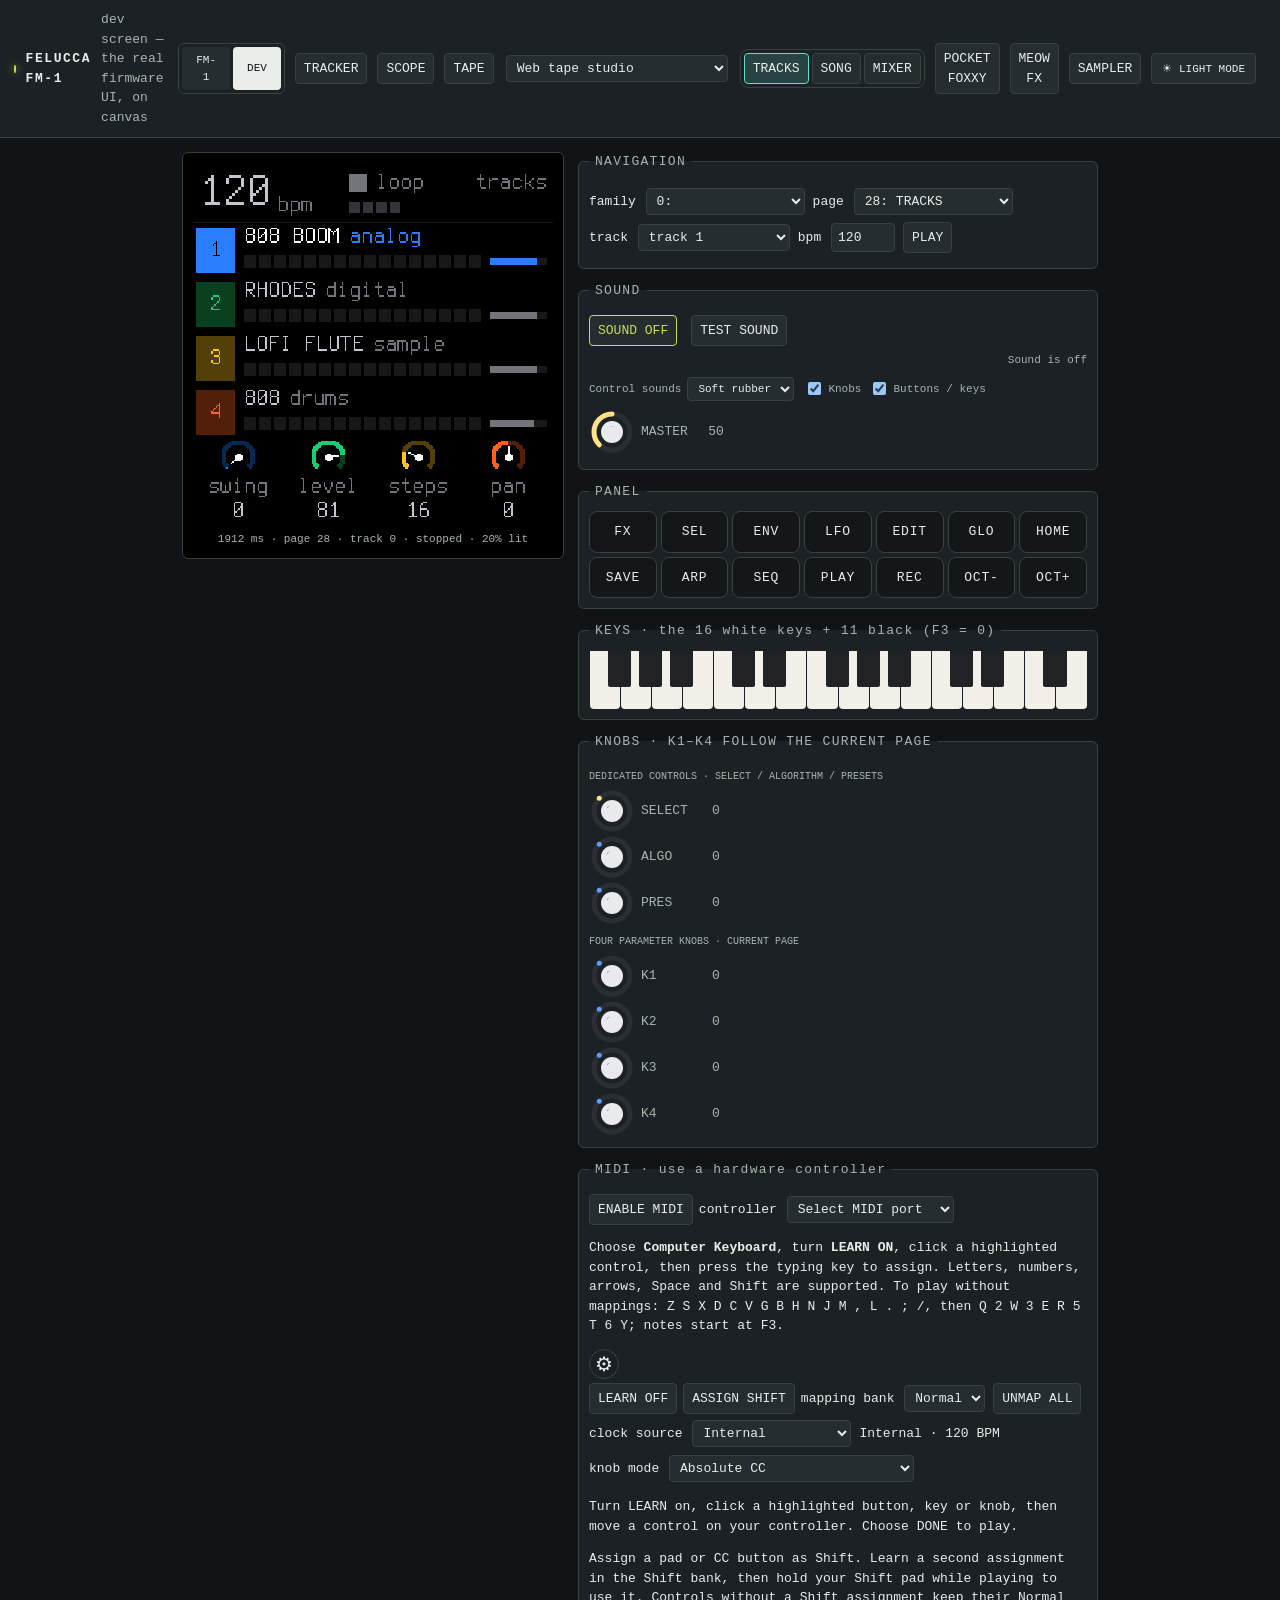
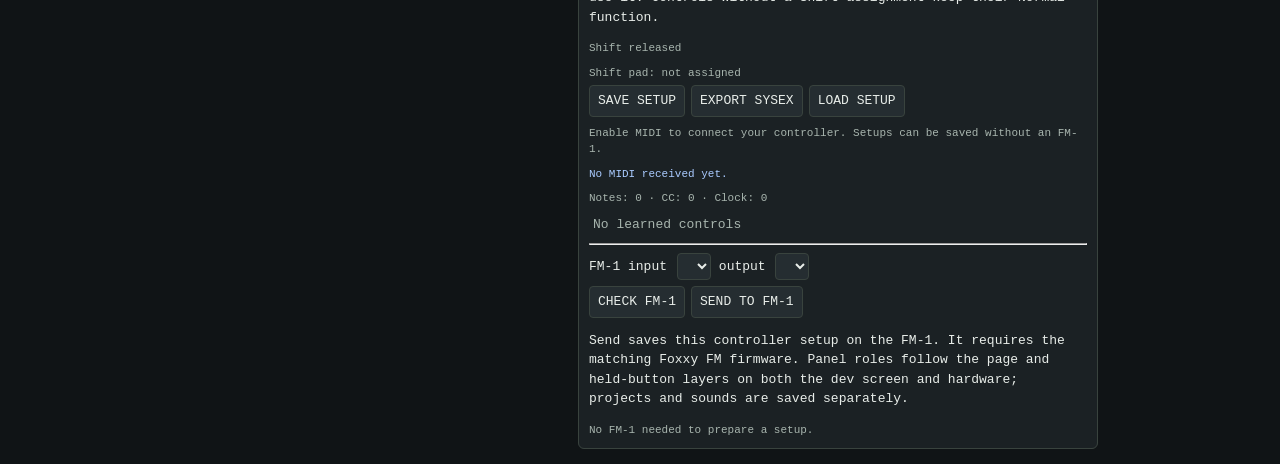
<file: web/devscreen.html>
<!doctype html>
<html lang="en">
<head>
<meta charset="utf-8">
<meta name="viewport" content="width=device-width, initial-scale=1">
<title>FM-1 · DEV SCREEN</title>
<script>
  (() => {
    const root = document.documentElement, storage = 'foxxy-app-appearance-v1';
    let mode = 'dark';
    try { const saved = localStorage.getItem(storage) ?? localStorage.getItem('sloop-app-appearance-v1'); if (saved === 'light' || saved === 'dark') mode = saved; } catch {}
    const apply = () => {
      root.dataset.appearance = mode;
      const toggle = document.getElementById('appearance-toggle');
      if (toggle) {
        toggle.textContent = mode === 'dark' ? '☀ LIGHT MODE' : '☾ DARK MODE';
        toggle.setAttribute('aria-pressed', String(mode === 'dark'));
        toggle.setAttribute('aria-label', `Dark mode ${mode === 'dark' ? 'on' : 'off'}; switch to ${mode === 'dark' ? 'light' : 'dark'} mode`);
      }
    };
    apply();
    document.addEventListener('DOMContentLoaded', () => {
      apply();
      document.getElementById('appearance-toggle').addEventListener('click', () => {
        mode = mode === 'dark' ? 'light' : 'dark'; apply();
        try { localStorage.setItem(storage, mode); } catch {}
        window.dispatchEvent(new Event('fm1viewchange'));
      });
    });
  })();
</script>
<style>
  :root { --bg:#101213; --panel:#1a1d1f; --panel-2:#141719; --ink:#e8eaed; --ink-2:#9aa0a6; --line:#2b2f33;
          --accent:#ffe18a; --blue:#5a9cff; }
  * { box-sizing:border-box; }
  body { margin:0; background:var(--bg); color:var(--ink); font:13px/1.5 ui-monospace, Menlo, monospace;
         display:flex; flex-direction:column; min-height:100vh; }
  header { display:flex; align-items:center; gap:10px; padding:10px 14px; background:var(--panel);
           border-bottom:1px solid var(--line); }
  header b { letter-spacing:.12em; }
  header .sub { color:var(--ink-2); }
  header .dot { width:8px; height:8px; border-radius:50%; background:var(--accent); box-shadow:0 0 8px var(--accent); }
  main { flex:1; display:flex; gap:14px; padding:14px; flex-wrap:wrap; align-items:flex-start; justify-content:center; }
  .controls { display:flex; flex-direction:column; gap:12px; width:520px; max-width:100%; min-width:0; }
  .controls fieldset { min-width:0; }
  @media (max-width:560px) { .btn-grid { grid-template-columns:repeat(4,minmax(0,1fr)); } }
  .screenbox { background:#000; border:1px solid var(--line); border-radius:6px; padding:10px; }
  canvas#scr { width:360px; height:360px; image-rendering:pixelated; display:block; }
  .cap { margin-top:8px; color:var(--ink-2); font-size:11px; text-align:center; }
  fieldset { border:1px solid var(--line); border-radius:6px; margin:0; padding:10px; background:var(--panel);
             min-width:250px; }
  legend { color:var(--ink-2); padding:0 6px; letter-spacing:.1em; }
  select, input[type=number] { background:var(--panel-2); color:var(--ink); border:1px solid var(--line);
    border-radius:4px; padding:4px 6px; font:inherit; margin:2px; }
  .row { display:flex; flex-wrap:wrap; gap:6px; margin:4px 0; align-items:center; }
  button { background:var(--panel-2); color:var(--ink); border:1px solid var(--line); border-radius:4px;
    padding:5px 8px; font:inherit; cursor:pointer; }
  button:hover { border-color:var(--ink-2); }
  button.on { background:var(--accent); color:#000; border-color:var(--accent); }
  button.pad { background:#141719; min-width:58px; padding:10px 6px; border-radius:8px; letter-spacing:.06em; }
  button.pad.on { background:var(--accent); color:#000; }
  button#sound.pri { border-color:var(--accent); color:var(--accent); margin-right:8px; }
  button#sound.on { background:var(--accent); color:#000; }
  .btn-grid { display:grid; grid-template-columns:repeat(7, auto); gap:4px; }
  .enc { display:flex; align-items:center; gap:6px; }
  .enc canvas { width:46px; height:46px; }
  .enc b { min-width:52px; color:var(--ink-2); font-weight:400; }
  .enc .v { width:34px; text-align:center; color:var(--ink-2); }
  .enc button { min-width:22px; }
  .feat { display:flex; gap:4px; flex-wrap:wrap; }
  .feat i { font-style:normal; font-size:10px; color:var(--ink-2); margin-left:6px; }
  #err { color:#ff8a8a; }
  .mono { color:var(--ink-2); font-size:11px; margin-top:8px; }
  /* keybed */
  .bed { display:flex; position:relative; height:58px; }
  .bed .wk { flex:1; background:#f2f0e8; border-radius:0 0 4px 4px; margin:0 0.5px; position:relative;
            transition:background .05s; z-index:1; }
  .bed .wk.on { background:var(--accent); }
  .bed .bk { position:absolute; width:7px; height:36px; background:#202225; border-radius:0 0 2px 2px; z-index:2; }
  .bed .bk.on { background:var(--blue); }
  /* Learn overlay keeps the real controls clickable above the dimmed page. */
  #mlearn-overlay { display:contents; }
  #mlearn-overlay::before { content:''; position:fixed; inset:0; z-index:50; background:#050913b8; pointer-events:none; }
  #mlearn-overlay[hidden] { display:none; }
  .learn-toolbar { position:fixed; z-index:1000; top:12px; left:50%; transform:translateX(-50%); width:min(880px,calc(100% - 32px)); box-sizing:border-box; padding:12px 16px; border:1px solid #a3baff; border-radius:12px; background:#192443; box-shadow:0 4px 14px #0005,0 1px 3px #0003; pointer-events:auto; }
  .learn-toolbar .row { justify-content:space-between; }
  .learn-toolbar strong { color:#cfdbff; letter-spacing:.08em; }
  #mlprompt { color:white; font-size:14px; }
  .midi-learning main { padding-top:140px; }
  .midi-learning [data-midi-target] { position:relative; z-index:52; outline:2px dashed #9ab7ff; outline-offset:2px; cursor:pointer; }
  .midi-learning [data-midi-target].learn-selected { outline:3px solid #ffe18a; box-shadow:0 0 16px #ffe18a80; }
  .midi-learning [data-midi-target].learn-mapped { background-color:#294e75; }
  .midi-layer-labels { display:none; }
  .midi-learning .midi-layer-labels { display:flex; flex-direction:column; gap:2px; position:absolute; bottom:1px; left:1px; right:1px; pointer-events:none; z-index:3; font:9px/1.25 ui-monospace,monospace; text-align:left; white-space:normal; }
  .midi-layer-labels > span { padding:2px 3px; border-radius:3px; overflow-wrap:anywhere; border:1px solid; }
  .midi-layer-normal { background:#123957; color:#b9e3ff; border-color:#64bfff; }
  .midi-layer-shift { background:#422450; color:#efc9ff; border-color:#d794fa; }
  .midi-layer-legend { display:flex; flex-wrap:wrap; gap:12px; font:11px ui-monospace,monospace; margin:8px 0; }
  .midi-layer-legend span { border-radius:4px; border:1px solid; padding:4px 7px; }
  .midi-layer-editing { background:#483a12; color:#ffe18a; border-color:#ffe18a; }
  .fm1-view.midi-learning .fm1-device button.pad { height:80px; padding-bottom:52px; }
  .midi-learning .bed .wk { background:#34496b; }
  .midi-learning .bed .bk { background:#172746; position:absolute; }
  .midi-learning [data-midi-label=""]::after { display:none; }
  .midi-learning .enc[data-midi-target] { border-radius:8px; background:#1b2c44; }
  #mlsignal, #mlactivity { color:#aacbff; }
  /* MIDI learn */
  .armed { outline:2px solid var(--accent); outline-offset:1px; }
  .armed-flash { outline:2px solid var(--blue); outline-offset:1px; }
  .midi-list { max-height:168px; overflow:auto; margin-top:6px; }
  .midi-list .b { display:flex; align-items:center; gap:6px; padding:2px 4px; border-bottom:1px solid var(--line); }
  .midi-list .b span { flex:1; color:var(--ink-2); }
  .midi-list .b button { padding:1px 6px; }
  .midi-list .none { color:var(--ink-2); padding:2px 4px; }
</style>
<link rel="stylesheet" href="./fm1-view.css?v=tempo-tracks-44">
</head>
<body>
<header>
  <span class="dot"></span><b>FELUCCA FM-1</b><span class="sub">dev screen — the real firmware UI, on canvas</span>
  <nav class="view-switch" aria-label="Tool view"><button id="view-fm1" aria-pressed="false">FM-1</button><button id="view-dev" aria-pressed="true">DEV</button></nav>
  <button id="open-scope" type="button" aria-pressed="false">SCOPE</button>
  <button id="open-tape" type="button" aria-pressed="false">TAPE</button>
  <select id="tape-view" aria-label="Tape mode"><option value="1">Web tape studio</option><option value="0">Firmware controls · 15 s</option></select>
  <nav id="workflow-nav" aria-label="Tracks, song and mixer"><button id="open-tracks" type="button" aria-pressed="false">TRACKS</button><button id="open-song" type="button" aria-pressed="false">SONG</button><button id="open-mixer" type="button" aria-pressed="false">MIXER</button></nav><button id="expand-mixer" type="button" hidden>EXPAND MIXER</button>
  <button id="open-fox" type="button">POCKET FOXXY</button>
  <button id="play-meow" type="button">MEOW FX</button>
  <button id="open-sampler" type="button">SAMPLER</button>
  <button id="appearance-toggle" type="button" aria-pressed="true">☀ LIGHT MODE</button>
  <span id="err"></span>
</header>
<div id="mlearn-overlay" hidden>
  <div class="learn-toolbar" role="region" aria-label="MIDI learn">
    <div class="row"><strong>MIDI LEARN</strong><label>knob mode <select id="mlmode"><option value="0">Absolute CC</option><option value="1">Relative ±</option><option value="2">Relative 64</option></select></label><button id="mlremove">UNMAP TARGET</button><button id="mldone">DONE</button></div>
    <div class="row"><label>mapping bank <select id="mlbank"><option value="0">Normal</option><option value="1">Shift</option></select></label><button id="mlshift">ASSIGN SHIFT</button><button id="mlclear">UNMAP ALL</button></div>
    <div class="midi-layer-legend" aria-label="Mapping color legend"><span class="midi-layer-normal">Blue · Normal assignments</span><span class="midi-layer-shift">Purple · Shift assignments</span><span class="midi-layer-editing">Amber outline · Control being assigned</span></div>
    <div id="mlshiftassignment" class="mono">Shift pad: not assigned</div>
    <details><summary id="mlbanksummary">Normal mappings (0)</summary><div id="mlbanklist" style="max-height:120px;overflow:auto;font:11px/1.6 ui-monospace,monospace"></div></details>
    <div id="mlprompt" role="status">Click a highlighted control, then press a pad or turn a knob.</div>
    <div id="mlsignal" class="mono">No MIDI received yet.</div><div id="mlsignalcounts" class="mono"></div>
  </div>
</div>
<main>
  <section id="scope-controls" hidden aria-label="Oscilloscope controls">
    <strong>OSCILLOSCOPE</strong>
    <label>K1 · Time/div <select data-scope="0"><option value="0">100 µs</option><option value="1">200 µs</option><option value="2">500 µs</option><option value="3">1 ms</option><option value="4">2 ms</option></select></label>
    <label>K2 · Gain/div <select data-scope="1"><option value="0">100% FS</option><option value="1">50% FS</option><option value="2">25% FS</option><option value="3">12.5% FS</option><option value="4">6.25% FS</option><option value="5">3.125% FS</option></select></label>
    <label>K3 · Trigger <input data-scope="2" type="range" min="-90" max="90" value="0"><span id="scope-level">0%</span></label>
    <label>K4 · Mode <select data-scope="3"><option value="0">Auto</option><option value="1">Normal</option><option value="2">Single</option><option value="3">Hold</option></select></label>
    <button id="scope-rearm" type="button">ARM SINGLE</button><button id="scope-close" type="button">CLOSE</button>
    <span class="scope-help">Blue: left · Amber: right · Rising-edge trigger on left · Signal before master volume · FS = full scale</span>
  </section>
  <div class="screenbox">
    <canvas id="scr" width="240" height="240"></canvas>
    <div class="cap" id="cap">loading…</div>
  </div>
  <div class="controls">
    <fieldset>
      <legend>NAVIGATION</legend>
      <div class="row"><label>family <select id="fam"></select></label>
           <label>page <select id="pg"></select></label></div>
      <div class="row"><label>track <select id="trk"></select></label>
           <label>bpm <input id="bpm" type="number" min="40" max="240" value="120" style="width:64px"></label>
           <button id="play">PLAY</button></div>
    </fieldset>
    <fieldset>
      <legend>SOUND</legend>
      <div class="row">
        <button id="sound" class="pri">SOUND OFF</button>
        <button id="sound-test" type="button">TEST SOUND</button>
        <span id="audio-status" role="status">Sound is off</span>
        <span id="control-sounds-label"><label>Control sounds <select id="control-sounds"><option value="rubber">Soft rubber</option><option value="click">Muted click</option><option value="off">Off</option></select></label><label><input id="feedback-knobs" type="checkbox" checked> Knobs</label><label><input id="feedback-keys" type="checkbox" checked> Buttons / keys</label></span>
        <div class="enc" data-midi-target="3:0"><canvas id="volc" width="46" height="46"></canvas><b>MASTER</b><span class="v" id="volv">50</span></div>
      </div>
    </fieldset>
    <fieldset>
      <legend>PANEL</legend>
      <div class="btn-grid" id="btns"></div>
    </fieldset>
    <fieldset>
      <legend>KEYS · the 16 white keys + 11 black (F3 = 0)</legend>
      <div class="bed" id="bed"></div>
    </fieldset>
    <fieldset>
      <legend>KNOBS · K1–K4 FOLLOW THE CURRENT PAGE</legend>
      <div id="encs"></div>
    </fieldset>
    <fieldset>
      <legend>MIDI · use a hardware controller</legend>
      <div class="row"><button id="menable">ENABLE MIDI</button><label>controller <select id="mi"></select></label></div>
      <p>Choose <strong>Computer Keyboard</strong>, turn <strong>LEARN ON</strong>, click a highlighted control, then press the typing key to assign. Letters, numbers, arrows, Space and Shift are supported. To play without mappings: Z S X D C V G B H N J M , L . ; /, then Q 2 W 3 E R 5 T 6 Y; notes start at F3.</p>
      <details id="key-settings" class="key-settings">
        <summary aria-label="Edit keyboard layout" title="Edit keyboard layout">⚙</summary>
        <div class="key-settings-panel">
          <b>KEYBOARD LAYOUT</b>
          <label>Layout <select id="key-layout"><option value="auto">Automatic for controller</option><option value="full">FM-1 · 27 keys</option><option value="octave">One octave · 13 keys</option><option value="custom">Custom</option></select></label>
          <div id="key-custom" hidden><label>First visible key <select id="key-first"></select></label><label>White keys <input id="key-count" type="number" min="1" max="16" value="16"></label></div>
          <p id="key-layout-status" role="status"></p>
          <p>Adjusts the visible keys. Use MIDI learn to assign your controller’s notes.</p>
          <button id="key-settings-done" type="button">DONE</button>
        </div>
      </details>
      <div class="row">
        <button id="mlearn">LEARN OFF</button>
        <button id="mshift">ASSIGN SHIFT</button>
        <label>mapping bank <select id="mbank"><option value="0">Normal</option><option value="1">Shift</option></select></label>
        <button id="mclear">UNMAP ALL</button>
        <button id="marm" hidden>ARM</button>
        <label hidden>target <select id="mtgt"></select></label>
      </div>
      <div class="row"><label>clock source <select id="msync"><option value="0">Internal</option><option value="1">Controller clock</option></select></label><span id="msyncstatus" role="status">Internal clock</span></div>
      <div class="row"><label>knob mode <select id="mmode"><option value="0">Absolute CC</option><option value="1">Relative (two’s complement)</option><option value="2">Relative (64 = neutral)</option></select></label></div>
      <p>Turn LEARN on, click a highlighted button, key or knob, then move a control on your controller. Choose DONE to play.</p>
      <p>Assign a pad or CC button as Shift. Learn a second assignment in the Shift bank, then hold your Shift pad while playing to use it. Controls without a Shift assignment keep their Normal function.</p>
      <div class="mono" id="mshiftstatus" role="status">Shift released</div>
      <div class="mono" id="mshiftassignment">Shift pad: not assigned</div>
      <div class="row"><button id="mexport">SAVE SETUP</button><button id="msyx">EXPORT SYSEX</button><button id="mimport">LOAD SETUP</button><input id="mfile" type="file" accept=".json,.syx" hidden></div>
      <div class="mono" id="mist" role="status">Enable MIDI to connect your controller. Setups can be saved without an FM-1.</div>
      <div class="mono" id="mlactivity" role="status">No MIDI received yet.</div>
      <div class="mono" id="mlcounts">Notes: 0 · CC: 0 · Clock: 0</div>
      <details id="circuit-input-help" hidden><summary>Circuit Rhythm input check</summary><p>In Shift + Save, the second pad in the bottom row (26) enables Note Tx; the fourth (28) enables CC Tx. Both should be brightly lit. Exit Setup with Play, select track 1, then press Note. Turn the Tune macro knob and tap the lower keyboard pads. Use the eight macro knobs for learning; the Circuit Master volume is not MIDI-supported.</p></details>
      <div class="midi-list" id="mlist"></div>
      <hr>
      <div class="row"><label>FM-1 input <select id="mhwinput"></select></label><label>output <select id="mhwoutput"></select></label></div>
      <div class="row"><button id="mcheck" disabled>CHECK FM-1</button><button id="msend" disabled>SEND TO FM-1</button></div>
      <p>Send saves this controller setup on the FM-1. It requires the matching Foxxy FM firmware. Panel roles follow the page and held-button layers on both the dev screen and hardware; projects and sounds are saved separately.</p>
      <div class="mono" id="mhwstatus" role="status">No FM-1 needed to prepare a setup.</div>
    </fieldset>
  </div>
</main>
<dialog id="mixer-dialog" aria-labelledby="mixer-title">
  <strong id="mixer-title">GLOBAL MIXER</strong>
  <div id="mixer-tracks"></div>
  <div class="tempo-actions"><button id="mixer-clear-solo" type="button">CLEAR SOLO</button><button id="mixer-close" type="button">CLOSE</button></div>
</dialog>
<dialog id="tempo-dialog">
  <form id="tempo-form"><label for="tempo-value">Tempo (40–240 BPM)</label>
    <input id="tempo-value" type="number" min="40" max="240" step="1" required style="width:90px;margin:12px" />
    <button id="tempo-tap" type="button" title="Tap repeatedly to set tempo">TAP TEMPO</button>
    <div class="tempo-metronome"><label for="tempo-metronome">Metronome mode</label> <select id="tempo-metronome"><option value="0">Off</option><option value="1">Recording only</option><option value="2">On during playback</option></select></div>
    <div class="tempo-actions"><button type="submit">SET</button><button id="tempo-cancel" type="button">CLOSE</button></div>
  </form>
</dialog>
<dialog id="tracker-dialog" aria-labelledby="tracker-title">
  <form id="tracker-form"><strong id="tracker-title">Edit tracker cell</strong>
    <p id="tracker-instrument"></p>
    <div class="row"><label><span id="tracker-note-label">Note</span> <select id="tracker-note" required style="min-width:160px"></select></label><label>Velocity <input id="tracker-velocity" type="number" min="1" max="127" required value="100" style="width:70px"></label></div>
    <div id="tracker-chord" class="row"><label>Note 2 <select data-chord="1"></select></label><label>Note 3 <select data-chord="2"></select></label><label>Note 4 <select data-chord="3"></select></label></div>
    <fieldset id="tracker-drum-chord" hidden><legend>Hits on this step</legend><div id="tracker-drum-hits"></div></fieldset>
    <div class="row"><label>Time <select id="tracker-time"><option value="0">Note</option><option value="1">Tie</option><option value="2">Rest / clear</option></select></label></div>
    <p id="tracker-status" role="status"></p><div class="tempo-actions"><button type="submit">WRITE</button><button id="tracker-delete" type="button">CLEAR</button><button id="tracker-close" type="button">CLOSE</button></div>
  </form>
</dialog>
<dialog id="ratchet-dialog" aria-labelledby="ratchet-title"><strong id="ratchet-title">Step retrigger</strong><p>Hits evenly spaced within this step</p><div class="ratchet-options"><button type="button" data-hits="1">1 hit</button><button type="button" data-hits="2">2 hits</button><button type="button" data-hits="3">3 · triplet</button><button type="button" data-hits="4">4 hits</button><button type="button" data-hits="6">6 hits</button></div><p id="ratchet-status" role="status"></p><button id="ratchet-close" type="button">CLOSE</button></dialog>
<script type="module">
  import createDevScreen from "./devscreen.core.mjs?v=tempo-tracks-44";
  import {setupTracker, populateTrackerNotes} from "./tracker-view.js?v=tracker-chords-3";
  import {setupViews} from "./fm1-view.js?v=tracker-entry-23";
  import {TYPING_KEYS} from "./computer-keyboard.js";
  import {setupMidiLearn} from "./devscreen-midi.js?v=keyboard-learn-24";
  import {createSequencerSelection} from "./sequencer-selection.js?v=selection-2";
  import {createAudioStudio} from "./audio-studio.js?v=tempo-tracks-44";
  import {setupControlFeedback} from "./control-feedback.js?v=tempo-tracks-44";
  const controlFeedback = setupControlFeedback(document.getElementById('control-sounds'),{knobs:document.getElementById('feedback-knobs'),keys:document.getElementById('feedback-keys')});

  const NAME = "C: FM-1 · DEV SCREEN",
        canvas = document.getElementById("scr"),
        ctx = canvas.getContext("2d"),
        PANEL = ["FX", "SEL", "ENV", "LFO", "EDIT", "GLO", "HOME", "SAVE",
                 "ARP", "SEQ", "PLAY", "REC", "OCT-", "OCT+"],
        ENCS = ["SELECT", "ALGO", "PRES", "K1", "K2", "K3", "K4"];

  document.title = NAME;
  let M = null, famSel, pgSel, trkSel, nonblack = 0, midiLearn = null, viewControls = null, trackerView = null, audioStudio = null, seqSelection = null;

  function title(p) { return M.UTF8ToString(M._ds_page_title(p)); }

  function refresh() {
    if (!M) return;
    trackerView?.refresh();
    audioStudio?.refresh();
    const workflow=M._ds_workflow();for(const [i,id] of ['open-tracks','open-song','open-mixer'].entries())document.getElementById(id).setAttribute('aria-pressed',String(workflow===i));document.getElementById('expand-mixer').hidden=workflow!==2;
    seqSelection?.refresh();
    const scopeActive = !!M._ds_scope_active();
    document.getElementById('scope-controls').hidden = !scopeActive;
    document.getElementById('open-scope').setAttribute('aria-pressed', String(scopeActive));
    document.getElementById('open-tape').setAttribute('aria-pressed', String(!!M._ds_tape_active()));
    if (document.getElementById('mixer-dialog').open) refreshMixer();
    if (scopeActive) {
      for (const input of document.querySelectorAll('[data-scope]')) input.value = M._ds_scope_setting(+input.dataset.scope);
      document.getElementById('scope-level').textContent = `${M._ds_scope_setting(2)}%`;
      document.getElementById('scope-rearm').disabled = M._ds_scope_setting(3) !== 2;
    }
    if (M._ds_led) for (const el of document.querySelectorAll('[data-midi-target]')) {
      const [kind, target] = el.dataset.midiTarget.split(':').map(Number);
      if (kind === 0 || kind === 2) el.dataset.led = String(M._ds_led(kind === 0 ? target : 14 + target));
    }
    if (pgSel) pgSel.value = String(M._ds_cur_page());
    if (trkSel) trkSel.value = String(M._ds_selected_track());
    document.getElementById("cap").textContent =
      `${M._ds_ms()} ms · page ${M._ds_cur_page()} · track ${M._ds_selected_track()} · ` +
      (M._ds_playing() ? "PLAYING" : "stopped") + ` · ${nonblack}% lit`;
  }

  let frames = 0, lastSample = 0;

  function paint() {
    const base = M._ds_screen() >> 1, u16 = M.HEAPU16, img = new ImageData(240, 240);
    const d = img.data, px = u16;
    let lit = 0;
    for (let i = 0, j = 0; i < 240 * 240; i++, j += 4) {
      let v = px[base + i];
      v = ((v >> 8) & 0xff) | ((v & 0xff) << 8);
      d[j]     = (v >> 11) * 255 / 31 | 0;
      d[j + 1] = ((v >> 5) & 63) * 255 / 63 | 0;
      d[j + 2] = (v & 31) * 255 / 31 | 0;
      d[j + 3] = 255;
      lit += v !== 0;
    }
    ctx.putImageData(img, 0, 0);
    viewControls?.paintZoom(canvas);
    frames++;
    if (frames - lastSample >= 30) { lastSample = frames; nonblack = Math.round(lit * 100 / 57600); }
  }

  function rebuildPages() {
    famSel = document.getElementById("fam"); pgSel = document.getElementById("pg");
    famSel.textContent = "";
    for (let f = 0; f < M._ds_family_count(); f++) {
      const o = document.createElement("option");
      o.value = f; o.textContent = `${f}: ${M.UTF8ToString(M._ds_family_title(f))}`;
      famSel.appendChild(o);
    }
    famSel.addEventListener("change", () => M._ds_open_family(+famSel.value));
    pgSel.addEventListener("change", () => M._ds_set_page(+pgSel.value));
    syncPages();
  }
  function syncPages() {
    pgSel.textContent = "";
    for (let p = 0; p < M._ds_page_count(); p++) {
      const o = document.createElement("option");
      o.value = p; o.textContent = `${p}: ${title(p)}`;
      pgSel.appendChild(o);
    }
    pgSel.value = "" + M._ds_cur_page();
  }
  function rebuildTracks() {
    trkSel = document.getElementById("trk");
    for (let t = 0; t < 4; t++) {
      const o = document.createElement("option");
      o.value = t; o.textContent = `track ${t + 1}${t === 3 ? " (drums)" : ""}`;
      trkSel.appendChild(o);
    }
    trkSel.addEventListener("change", () => M._ds_select_track(+trkSel.value));
  }
  function buildPanel() {
    const box = document.getElementById("btns");
    PANEL.forEach((n, i) => {
      const b = document.createElement("button");
      b.className = "pad"; b.textContent = n; b.dataset.midiTarget = `0:${i}`;
      b.addEventListener("pointerdown", (e) => { e.preventDefault(); if (midiLearn?.arm(0, i)) return; controlFeedback.play('button'); e.target.setPointerCapture(e.pointerId); M._ds_press(i); b.classList.add("on"); });
      b.addEventListener("pointerup",   (e) => { e.preventDefault(); M._ds_release(i); b.classList.remove("on"); });
      b.addEventListener("pointercancel", () => { M._ds_release(i); b.classList.remove("on"); });
      box.appendChild(b);
    });
  }
  const WK_OF = (w) => Math.floor(w / 7) * 12 + [0, 2, 4, 6, 7, 9, 11][w % 7],  /* white key w -> firmware key index (F3 = 0) */
        BED_BLACK = [0, 1, 2, 4, 5, 7, 8, 9, 11, 12, 14];                      /* black keys, after white w */
  function buildKeys() {
    const bed = document.getElementById("bed");
    const hit = (el, d) => { const k = +el.dataset.k; if (d && midiLearn?.arm(2, k)) return; if (k >= 0) { if (d) {enableSoundForNote();controlFeedback.play('key');} M._ds_key(k, d); el.classList.toggle("on", !!d); } };
    for (let w = 0; w < 16; w++) {
      const wk = document.createElement("div");
      wk.className = "wk"; wk.dataset.k = WK_OF(w); wk.dataset.midiTarget = `2:${WK_OF(w)}`;
      wk.addEventListener("pointerdown", (e) => { e.preventDefault(); wk.setPointerCapture(e.pointerId); hit(wk, 1); });
      wk.addEventListener("pointerup",   (e) => { e.preventDefault(); hit(wk, 0); });
      wk.addEventListener("pointercancel", () => hit(wk, 0));
      bed.appendChild(wk);
    }
    for (const w of BED_BLACK) {
      const bk = document.createElement("div");
      bk.className = "bk"; bk.dataset.k = WK_OF(w) + 1; bk.dataset.midiTarget = `2:${WK_OF(w) + 1}`;
      bk.style.left = `calc(${(w + 1) * 6.25}% - 4px)`;
      bk.addEventListener("pointerdown", (e) => { e.preventDefault(); bk.setPointerCapture(e.pointerId); hit(bk, 1); });
      bk.addEventListener("pointerup",   (e) => { e.preventDefault(); hit(bk, 0); });
      bk.addEventListener("pointercancel", () => hit(bk, 0));
      bed.appendChild(bk);
    }
  }
  const KNOB_TURN = 4;                              /* one encoder detent per 4 px of drag */
  function paintKnob(c, a01, gold) {
    const g = c.getContext("2d"); g.clearRect(0, 0, 46, 46); g.lineCap = "round";
    g.strokeStyle = "#2b2f33"; g.lineWidth = 5;
    g.beginPath(); g.arc(23, 23, 18, 0, Math.PI * 2); g.stroke();
    const a0 = -Math.PI * (c.id === "volc" ? 1.25 : 0.75), a = a0 + a01 * Math.PI * 1.5;
    if (document.body.classList.contains("fm1-view")) {
      // Rotate the complete Master knob face so MIDI motion is visible in
      // both the pointer and the highlight on the physical-looking cap.
      const master = c.id === "volc";
      c.style.transform = master ? `rotate(${(a + Math.PI / 2) * 180 / Math.PI}deg)` : "";
      const pointerAngle = master ? -Math.PI / 2 : a;
      g.clearRect(0, 0, 46, 46);
      const finish = getComputedStyle(c);
      const face = g.createRadialGradient(17, 14, 2, 23, 23, 17);
      face.addColorStop(0, finish.getPropertyValue("--control-light").trim() || "#73776e"); face.addColorStop(0.7, finish.getPropertyValue("--control-base").trim() || "#40473e"); face.addColorStop(1, finish.getPropertyValue("--control-dark").trim() || "#272e26");
      g.fillStyle = face; g.beginPath(); g.arc(23, 23, 15, 0, Math.PI * 2); g.fill();
      g.strokeStyle = finish.getPropertyValue("--control-light").trim() || "#858d7d"; g.lineWidth = 1; g.stroke();
      g.strokeStyle = finish.getPropertyValue("--control-ink").trim() || "#e5e9d9"; g.lineWidth = 2;
      g.beginPath(); g.moveTo(23 + Math.cos(pointerAngle) * 8, 23 + Math.sin(pointerAngle) * 8);
      g.lineTo(23 + Math.cos(pointerAngle) * 13, 23 + Math.sin(pointerAngle) * 13); g.stroke();
      return;
    }
    c.style.transform = "";
    g.strokeStyle = gold ? "#ffe18a" : "#5a9cff";
    g.beginPath(); g.arc(23, 23, 18, a0, a); g.stroke();
    g.fillStyle = "#e8eaed"; g.beginPath(); g.arc(23, 23, 11, 0, Math.PI * 2); g.fill();
    g.fillStyle = "#101213"; g.beginPath(); g.arc(23, 23, 6, a - Math.PI / 9, a + Math.PI / 9); g.fill();
  }
  function dragKnob(c, set) {
    let drag = null;
    c.addEventListener("pointerdown", (e) => { if (c.dataset.encoder !== undefined && midiLearn?.arm(1, +c.dataset.encoder)) return; drag = e.clientY; c.setPointerCapture(e.pointerId); });
    c.addEventListener("pointermove", (e) => {
      if (drag == null) return;
      const nTurn = Math.trunc((drag - e.clientY) / KNOB_TURN);
      if (nTurn === 0) return;
      drag = e.clientY; set(nTurn); controlFeedback.play('knob');
    });
    const lift = () => { drag = null; };
    c.addEventListener("pointerup", lift); c.addEventListener("pointercancel", lift);
  }
  function buildEncs() {
    const box = document.getElementById("encs"), ang = [0, 0, 0, 0, 0, 0, 0];
    ENCS.forEach((n, i) => {
      if (i === 0 || i === 3) {
        const title = document.createElement("div");
        title.textContent = i === 0 ? "DEDICATED CONTROLS · SELECT / ALGORITHM / PRESETS" : "FOUR PARAMETER KNOBS · CURRENT PAGE";
        title.style.cssText = "grid-column:1/-1;font-size:10px;color:var(--ink-2);margin:8px 0 4px";
        box.appendChild(title);
      }
      const row = document.createElement("div"); row.className = "enc"; row.dataset.midiTarget = `1:${i}`;
      const c = document.createElement("canvas"); c.width = c.height = 46; c.dataset.encoder = i;
      const lab = document.createElement("b"); lab.textContent = n;
      const v = document.createElement("span"); v.className = "v"; v.textContent = "0";
      row.append(c, lab, v); box.appendChild(row);
      dragKnob(c, (d) => {
        ang[i] += d; M._ds_turn(i, d); v.textContent = String(ang[i]);
        paintKnob(c, ((ang[i] % 90) + 90) % 90 / 90, i === 0);
      });
      window.addEventListener("fm1viewchange", () => paintKnob(c, ((ang[i] % 90) + 90) % 90 / 90, i === 0));
      paintKnob(c, 0, i === 0);
    });
  }
  /* the mix, real time: the audio ISR (ds_audio) drives the device, so the JS loop stops calling
     ds_frame while the sound is on — what you see and what you hear stay in one clock. */
  let ac = null, audioSource = null, soundOn = false, soundExplicitlyOff = false, lastAudioSignal = -Infinity, testToneUntil = 0;
  async function enableSoundForNote() {
    if (soundOn || soundExplicitlyOff) return;
    try {
      await startSound();
      const snd = document.getElementById("sound"); snd.textContent = "SOUND ON"; snd.classList.add("on");
    } catch (err) { document.getElementById("audio-status").textContent = err.message; }
  }
  window.addEventListener('synthnote', enableSoundForNote);
  document.addEventListener('pointerdown',()=>{if(M?._ds_fox_active())enableSoundForNote();},{capture:true});
  function audioStatus() {
    document.getElementById("audio-status").textContent = !soundOn ? "Sound is off"
      : ac.state !== "running" ? "Audio paused · click SOUND to restart"
      : performance.now() < testToneUntil ? "Playing test tone · checks browser output"
      : M._ds_master_value() === 0 ? "Master volume is zero · turn MASTER up"
      : performance.now() - lastAudioSignal < 300 ? "Sound enabled · audio signal detected"
      : "Sound enabled · play a key";
  }
  async function startSound() {
    if (!ac) {
    ac = new (window.AudioContext || window.webkitAudioContext)({sampleRate:44100});
    const src = audioSource = ac.createScriptProcessor(2048, 0, 2);
    let out = new Float32Array(M.HEAPU8.buffer, M._ds_out(), 2 * 2048);
    src.onaudioprocess = (e) => {
      M._ds_time(Math.floor(performance.now()));
      M._ds_audio(2048);
      if (out.buffer !== M.HEAPU8.buffer) out = new Float32Array(M.HEAPU8.buffer, M._ds_out(), 2 * 2048);
      const L = e.outputBuffer.getChannelData(0), R = e.outputBuffer.getChannelData(1);
      let peak = 0;
      for (let i = 0, j = 0; i < 2048; i++, j += 2) { L[i] = out[j]; R[i] = out[j + 1]; peak = Math.max(peak, Math.abs(L[i]), Math.abs(R[i])); }
      if (peak > 0.0001) lastAudioSignal = performance.now();
    };
    src.connect(ac.destination);
    }
    await ac.resume();
    if (ac.state !== "running") throw new Error("Browser audio is paused. Allow sound for this tab and retry.");
    M._ds_audio_enable(1); soundOn = true;
    paintVol();
    audioStatus();
  }
  function stopSound() {
    soundOn = false; M._ds_audio_enable(0);
    if (ac && ac.state === "running") ac.suspend();
  }
  function paintVol() {
    const c = document.getElementById("volc");
    document.getElementById("volv").textContent = String(Math.round(vol));
    paintKnob(c, displayVol / 100, true);
  }
  let vol = 50, displayVol = 50;
  function buildSound() {
    const snd = document.getElementById("sound"), c = document.getElementById("volc");
    c.width = c.height = 46;
    M._ds_master(Math.round((vol / 100) ** 2 * 4096));
    dragKnob(c, (d) => {
      vol = Math.max(0, Math.min(100, vol + d));
      displayVol = vol;
      M._ds_master(Math.round((vol / 100) ** 2 * 4096));
      paintVol();
    });
    snd.addEventListener("click", async () => {
      snd.disabled = true;
      try {
        if (!soundOn || ac.state !== "running") { soundExplicitlyOff = false; await startSound(); snd.textContent = "SOUND ON"; snd.classList.add("on"); }
        else { soundExplicitlyOff = true; stopSound(); snd.classList.remove("on"); snd.textContent = "SOUND OFF"; audioStatus(); }
      } catch (err) { document.getElementById("audio-status").textContent = err.message; }
      finally { snd.disabled = false; }
    });
    document.getElementById("sound-test").addEventListener("click", async () => {
      try {
        await startSound(); snd.textContent = "SOUND ON"; snd.classList.add("on");
        const tone = ac.createOscillator(), gain = ac.createGain(), now = ac.currentTime;
        tone.frequency.value = 440;
        gain.gain.setValueAtTime(0, now);
        gain.gain.linearRampToValueAtTime(0.08, now + 0.02);
        gain.gain.linearRampToValueAtTime(0, now + 0.35);
        tone.connect(gain); gain.connect(ac.destination); tone.start(now); tone.stop(now + 0.36);
        tone.onended = () => { tone.disconnect(); gain.disconnect(); };
        testToneUntil = performance.now() + 400;
        document.getElementById("audio-status").textContent = "Playing test tone · checks browser output";
      } catch (err) { document.getElementById("audio-status").textContent = err.message; }
    });
    window.addEventListener("fm1viewchange", paintVol);
    paintVol();
  }
  function refreshMixer() {
    for (const row of document.querySelectorAll('.mixer-track')) {
      const track = +row.dataset.track, level = M._ds_mixer_read(track, 0);
      row.querySelector('strong').textContent = `${track === 3 ? 'DRUMS' : 'TRACK ' + (track + 1)} · ${M.UTF8ToString(M._ds_tracker_track_name(track))}`;
      row.querySelector('input').value = level; row.querySelector('output').textContent = `${Math.round(level * 100 / 127)}%`;
      for (const button of row.querySelectorAll('button')) button.setAttribute('aria-pressed', String(!!M._ds_mixer_read(track, +button.dataset.mix)));
    }
  }
  function wireMix() {
    document.getElementById('open-tape').addEventListener('click', () => M._ds_tape_active() ? M._ds_home() : M._ds_tape_open());
    document.getElementById('play-meow').addEventListener('click', () => { enableSoundForNote(); M._ds_meow_active() ? M._ds_home() : M._ds_meow(); });
    const mixer = document.getElementById('mixer-dialog');
    for (let track = 0; track < 4; track++) {
      const row = document.createElement('div'); row.className = 'mixer-track'; row.dataset.track = track;
      row.innerHTML = `<strong></strong><label>Level <input type="range" min="0" max="127" data-mix="0"><output></output></label><button type="button" data-mix="1" aria-pressed="false">MUTE</button><button type="button" data-mix="2" aria-pressed="false">SOLO</button>`;
      row.querySelector('input').addEventListener('input', e => { M._ds_mixer_set(track, 0, +e.target.value); refreshMixer(); });
      for (const button of row.querySelectorAll('button')) button.addEventListener('click', () => { const field = +button.dataset.mix; M._ds_mixer_set(track, field, !M._ds_mixer_read(track, field)); refreshMixer(); });
      document.getElementById('mixer-tracks').append(row);
    }
    document.getElementById('open-tracks').addEventListener('click',()=>{mixer.close();M._ds_home();});
    document.getElementById('open-song').addEventListener('click',()=>{mixer.close();M._ds_song_open();});
    document.getElementById('open-mixer').addEventListener('click',()=>M._ds_mixer_open());
    document.getElementById('expand-mixer').addEventListener('click',()=>{refreshMixer();mixer.showModal();});
    document.getElementById('mixer-close').addEventListener('click', () => mixer.close());
    document.getElementById('mixer-clear-solo').addEventListener('click', () => { for (let track = 0; track < 4; track++) M._ds_mixer_set(track, 2, 0); refreshMixer(); });
    document.getElementById('open-scope').addEventListener('click', () => M._ds_scope_active() ? M._ds_home() : M._ds_scope_open());
    document.getElementById('scope-close').addEventListener('click', () => M._ds_home());
    document.getElementById('scope-rearm').addEventListener('click', () => M._ds_scope_set(3, 2));
    for (const input of document.querySelectorAll('[data-scope]')) input.addEventListener(input.type === 'range' ? 'input' : 'change', () => M._ds_scope_set(+input.dataset.scope, +input.value));
    const trackerDialog = document.getElementById('tracker-dialog'); let trackerTarget = -1, trackerPrimary = 0;
    const editTracker = target => {
      trackerTarget = target;
      const track = Math.floor(target/64), drum = track === 3;
      document.getElementById('tracker-title').textContent = `Track ${Math.floor(target/64)+1} · Step ${target%64+1}`;
      document.getElementById('tracker-instrument').textContent = `${drum ? 'Drum kit' : 'Instrument'} · ${M.UTF8ToString(M._ds_tracker_track_name(track))}`;
      document.getElementById('tracker-note-label').textContent = drum ? 'Drum sound' : 'Note';
      populateTrackerNotes(document.getElementById('tracker-note'), M, track, false);
      document.getElementById('tracker-note').value = M._ds_tracker_read(target,0);
      trackerPrimary = +document.getElementById('tracker-note').value;
      document.getElementById('tracker-chord').hidden = drum;
      document.getElementById('tracker-drum-chord').hidden = !drum;
      for (const input of document.querySelectorAll('[data-chord]')) {
        populateTrackerNotes(input, M, track); input.value = M._ds_tracker_voice(target, +input.dataset.chord);
      }
      if (drum) {
        const hits = document.getElementById('tracker-drum-hits'); hits.replaceChildren();
        const notes = Array.from({length:16}, (_, slot) => M._ds_tracker_voice(target, slot));
        for (let lane = 0; lane < 16; lane++) {
          const label = document.createElement('label'), input = document.createElement('input');
          input.type = 'checkbox'; input.dataset.lane = lane; input.checked = notes.includes(M._ds_tracker_drum_note(lane));
          label.append(input, M.UTF8ToString(M._ds_tracker_drum_name(lane))); hits.append(label);
        }
      }
      document.getElementById('tracker-velocity').value = M._ds_tracker_read(target,1);
      const time = M._ds_tracker_read(target,2);
      document.getElementById('tracker-time').value = time === 2 ? 0 : time;
      document.querySelector('#tracker-time [value="1"]').disabled = Math.floor(target/64) === 3;
      document.getElementById('tracker-status').textContent = '';
      trackerDialog.showModal(); document.getElementById('tracker-note').focus();
    };
    document.getElementById('tracker-note').addEventListener('change', e => {
      if (Math.floor(trackerTarget/64) !== 3) return;
      const next = +e.target.value;
      for (const input of document.querySelectorAll('#tracker-drum-hits input')) {
        const note = M._ds_tracker_drum_note(+input.dataset.lane);
        if (note === trackerPrimary) input.checked = false;
        if (note === next) input.checked = true;
      }
      trackerPrimary = next;
    });
    document.getElementById('tracker-drum-hits').addEventListener('change', () => {
      const first = document.querySelector('#tracker-drum-hits input:checked');
      if (first) { trackerPrimary = M._ds_tracker_drum_note(+first.dataset.lane); document.getElementById('tracker-note').value = trackerPrimary; }
    });
    const writeTracker = time => {
      const note = +document.getElementById('tracker-note').value;
      const vel = +document.getElementById('tracker-velocity').value, drum = Math.floor(trackerTarget/64) === 3;
      const packed = [note, ...[...document.querySelectorAll('[data-chord]')].map(e => +e.value)].reduce((bits, n, slot) => bits | n << (slot*8), 0) >>> 0;
      const mask = [...document.querySelectorAll('#tracker-drum-hits input:checked')].reduce((bits, e) => bits | 1 << +e.dataset.lane, 0);
      const ok = drum ? M._ds_tracker_drum_mask(trackerTarget, mask, vel, time) : M._ds_tracker_chord(trackerTarget, packed, vel, time);
      if (ok) trackerDialog.close();
      else document.getElementById('tracker-status').textContent = 'Choose distinct notes (up to four), velocity 1–127, or at least one drum hit.';
    };
    window.addEventListener('trackeredit', e => editTracker(e.detail.target));
    document.getElementById('tracker-form').addEventListener('submit', e => { e.preventDefault(); writeTracker(+document.getElementById('tracker-time').value); });
    document.getElementById('tracker-delete').addEventListener('click', () => writeTracker(2));
    document.getElementById('tracker-close').addEventListener('click', () => trackerDialog.close());
    const tempoDialog = document.getElementById('tempo-dialog'), tempoInput = document.getElementById('tempo-value');
    const ratchetDialog = document.getElementById('ratchet-dialog'); let ratchetTarget = -1, ratchetGroup = false;
    for (const button of ratchetDialog.querySelectorAll('[data-hits]')) button.addEventListener('click', () => {
      const result = ratchetGroup ? M._ds_seq_edit(3,+button.dataset.hits,0) : M._ds_step_ratchet(ratchetTarget, +button.dataset.hits);
      if (result === 1) ratchetDialog.close();
      else document.getElementById('ratchet-status').textContent = result < 0 ? 'No free step metadata slots. Free a parameter lock or reset another six-hit step.' : 'This step is empty. Add a note or drum hit first.';
    });
    document.getElementById('ratchet-close').addEventListener('click', () => ratchetDialog.close());
    const editTempo = () => {
      tempoInput.value = String(M._ds_bpm());
      document.getElementById('tempo-metronome').value = String(M._ds_metronome());
      if (!tempoDialog.open) tempoDialog.showModal();
      tempoInput.focus(); tempoInput.select();
    };
    for (const screen of [canvas, document.getElementById('screen-zoom-canvas')].filter(Boolean)) {
      screen.title = 'Double-click the BPM readout to edit tempo';
      screen.addEventListener('dblclick', e => {
        if (document.body.classList.contains('midi-learning')) return;
        const [x,y] = point(e);
        if(M._ds_bpm_hit(x,y)){e.preventDefault();editTempo();return;}
        const target = M._ds_tracker_cell(x,y);
        if (target >= 0) { e.preventDefault(); editTracker(target); return; }
        const sequence=M._ds_seq_hit(x,y);
        if(sequence>=0){const target=(sequence>>>11)*64+(sequence&63);editTracker(target);return;}

      });
      screen.addEventListener('contextmenu', e => {
        if (document.body.classList.contains('midi-learning')) return;
        const [x,y] = point(e), target = M._ds_screen_step(x,y);
        if (target < 0) return;
        e.preventDefault(); ratchetTarget = target;ratchetGroup=M._ds_seq_count()>1 && !!M._ds_seq_selected(target);
        document.getElementById('ratchet-status').textContent = '';
        if (!ratchetDialog.open) ratchetDialog.showModal();
      });
      screen.style.touchAction = 'none'; screen.tabIndex = 0;
      screen.addEventListener('keydown', e => {
        if (document.body.classList.contains('midi-learning') || e.ctrlKey || e.metaKey || e.altKey) return;
        const target = M._ds_tracker_cell(-1,0); if (target < 0) return;
        const key = TYPING_KEYS.indexOf(e.code);
        if (key < 0 && !['ArrowUp','ArrowDown','ArrowLeft','ArrowRight','Delete','Backspace','Enter'].includes(e.code)) return;
        e.preventDefault(); e.stopImmediatePropagation();
        if (e.repeat && key >= 0) return;
        if (e.code === 'Enter') { editTracker(target); return; }
        if (e.code === 'ArrowUp' || e.code === 'ArrowDown') { M._ds_turn(0,e.code==='ArrowUp'?-1:1); return; }
        if (e.code === 'ArrowLeft' || e.code === 'ArrowRight') { M._ds_select_track(Math.max(0,Math.min(3,Math.floor(target/64)+(e.code==='ArrowLeft'?-1:1)))); return; }
        if (M._ds_tracker_edit(target,key>=0?53+key:60,100,key>=0?0:2)) M._ds_turn(0,1);
      });
      const point = e => { const r = screen.getBoundingClientRect(); return [(e.clientX-r.left)*240/r.width, (e.clientY-r.top)*240/r.height].map(Math.floor); };
      let drag = null;
      screen.addEventListener('pointerdown', e => {
        if (e.button !== 0 || document.body.classList.contains('midi-learning')) return;
        e.preventDefault(); screen.focus(); screen.setPointerCapture(e.pointerId);
        const [x,y] = point(e);
        if(M._ds_bpm_hit(x,y)){drag={tempo:true,y:e.clientY,role:-1,reel:null};return;}
        const selected=M._ds_seq_hit(x,y);
        if(selected>=0){drag={role:-1,reel:null,selection:true,selected,x,y,event:e,moved:false,startX:e.clientX,startY:e.clientY};if(e.shiftKey||e.ctrlKey||e.metaKey){drag.moved=true;seqSelection.start(selected,e);}return;}
        const reel=M._ds_tape_active() && Math.hypot(x-(x<120?48:192),y-67)<=31;
        drag = {y:e.clientY, role:M._ds_screen_encoder(x,y),reel:reel?(x<120?48:192):null,angle:Math.atan2(y-67,x-(x<120?48:192))};
        if(reel)drag.role=-1;
        M._ds_screen_pointer(x,y,1); enableSoundForNote();
      });
      screen.addEventListener('pointermove', e => {
        if (!drag) return;
        if(drag.tempo){const turns=Math.trunc((drag.y-e.clientY)/4);if(turns){drag.y=e.clientY;M._ds_set_bpm(M._ds_bpm()+turns);}return;}
        if(drag.selection){const [x,y]=point(e);if(!drag.moved&&Math.hypot(e.clientX-drag.startX,e.clientY-drag.startY)>5){drag.moved=true;seqSelection.start(drag.selected,drag.event);}if(drag.moved)seqSelection.move(M._ds_seq_hit(x,y));return;}
        if(drag.reel!==null){const [x,y]=point(e),angle=Math.atan2(y-67,x-drag.reel);let delta=angle-drag.angle;if(delta>Math.PI)delta-=2*Math.PI;if(delta<-Math.PI)delta+=2*Math.PI;drag.angle=angle;M._ds_tape_reel(Math.round(delta*80));return;}
        if(drag.role<0)return;
        const turns = Math.trunc((drag.y-e.clientY)/4);
        if (turns) { drag.y=e.clientY; M._ds_turn(drag.role,turns); controlFeedback.play('knob'); }
      });
      const release = () => { if (drag) {M._ds_screen_pointer(0,0,0);if(drag.reel!==null)M._ds_tape_reel(0);if(drag.selection){if(drag.moved)seqSelection.end();else{seqSelection.clear();M._ds_screen_pointer(drag.x,drag.y,1);M._ds_screen_pointer(0,0,0);enableSoundForNote();}}} drag=null; };
      screen.addEventListener('pointerup',release); screen.addEventListener('pointercancel',release);
      screen.addEventListener('wheel', e => {
        if (document.body.classList.contains('midi-learning')) return;
        e.preventDefault(); const [x,y]=point(e);
        if(M._ds_bpm_hit(x,y)){if(e.deltaY)M._ds_set_bpm(M._ds_bpm()+(e.deltaY<0?1:-1));return;}
        const role=M._ds_screen_encoder(x,y);
        if (role >= 0 && e.deltaY) M._ds_turn(role,e.deltaY<0?1:-1);
      }, {passive:false});
    }
    document.getElementById('tempo-form').addEventListener('submit', e => { e.preventDefault(); if (!tempoInput.reportValidity()) return; M._ds_set_bpm(+tempoInput.value); tempoDialog.close(); });
    document.getElementById('tempo-cancel').addEventListener('click', () => tempoDialog.close());
    document.getElementById('tempo-metronome').addEventListener('change', async e => {
      M._ds_set_metronome(+e.target.value);
      if (+e.target.value) await enableSoundForNote();
    });
    document.getElementById('tempo-tap').addEventListener('click', () => { M._ds_time(Math.floor(performance.now())); M._ds_tap_tempo(); tempoInput.value = String(M._ds_bpm()); controlFeedback.play('button'); });
    document.getElementById("play").addEventListener("click", (e) => {
      const on = !M._ds_playing();
      M._ds_play(on ? 1 : 0);
      e.target.textContent = on ? "STOP" : "PLAY";
      e.target.classList.toggle("on", on);
    });
    document.getElementById("bpm").addEventListener("change", (e) => M._ds_set_bpm(+e.target.value));
  }

  try {
    M = await createDevScreen({locateFile: path => {
      const url = new URL(path, import.meta.url); url.searchParams.set("v", "tempo-tracks-44"); return url.href;
    }});
    M._ds_init();
    document.getElementById("cap").textContent =
      `ready · ${M._ds_width()}x${M._ds_height()} · page ${M._ds_cur_page()} · ${M._ds_page_count()} pages`;
    rebuildPages(); rebuildTracks(); buildPanel(); buildKeys(); buildEncs(); buildSound();
    viewControls = setupViews();
    wireMix();
    try{const saved=JSON.parse(localStorage.getItem('fm1-pocket-fox') ?? localStorage.getItem('fm1-pocket-cat'));if(Array.isArray(saved)&&saved.length===5&&saved.every(v=>Number.isFinite(v)))saved.forEach((v,i)=>M._ds_fox_restore(i,v));}catch{}
    document.getElementById('open-fox').addEventListener('click',()=>{enableSoundForNote();M._ds_fox_open();});
    const saveCat=()=>{try{localStorage.setItem('fm1-pocket-fox',JSON.stringify(Array.from({length:5},(_,i)=>M._ds_fox_read(i))));}catch{}};
    setInterval(saveCat,5000);window.addEventListener('pagehide',saveCat);
    seqSelection = createSequencerSelection(M);
    trackerView = setupTracker(M, enableSoundForNote, seqSelection);
    audioStudio = createAudioStudio(M, {enableSound:enableSoundForNote,audioContext:()=>ac});
    midiLearn = setupMidiLearn(M);
    const $play = document.getElementById("play");
    let last = performance.now(), lastFrame = last, lastVolumeTick = last;
    M._ds_time(Math.floor(last));
    const loop = () => {
      if (!M) return;
      const t = performance.now();
      M._ds_time(Math.floor(t));
      if (!soundOn) {
        const steps = Math.min(8, Math.floor((t - lastFrame) / 16));
        for (let i = 0; i < steps; i++) M._ds_frame();
        lastFrame = steps === 8 ? t : lastFrame + steps * 16;
      } else lastFrame = t;
      midiLearn?.refreshSync();
      const bpmInput = document.getElementById('bpm');
      if (document.activeElement !== bpmInput) bpmInput.value = String(M._ds_bpm());
      // Preserve the MIDI CC's full precision and ease only the displayed needle.
      // Firmware volume changes immediately; the visual catches up in a few frames.
      vol = Math.sqrt(M._ds_master_value() / 4096) * 100;
      const dt = Math.min(100, t - lastVolumeTick); lastVolumeTick = t;
      const nextVolume = Math.abs(vol - displayVol) < 0.05 ? vol
        : displayVol + (vol - displayVol) * (1 - Math.exp(-dt / 40));
      if (nextVolume !== displayVol) { displayVol = nextVolume; paintVol(); }
      if (t - last >= 33) { last = t; paint(); refresh(); if (soundOn) audioStatus(); }
    };
    setInterval(loop, 16);                          /* Run the silent emulator at 16 ms; draw at ~30 Hz. */
    document.getElementById("err").textContent = "";
  } catch (e) {
    const err = document.getElementById("err");
    err.textContent = "dev screen failed to start: " + e.message;
    console.error(e);
  }
</script>
</body>
</html>
</file>
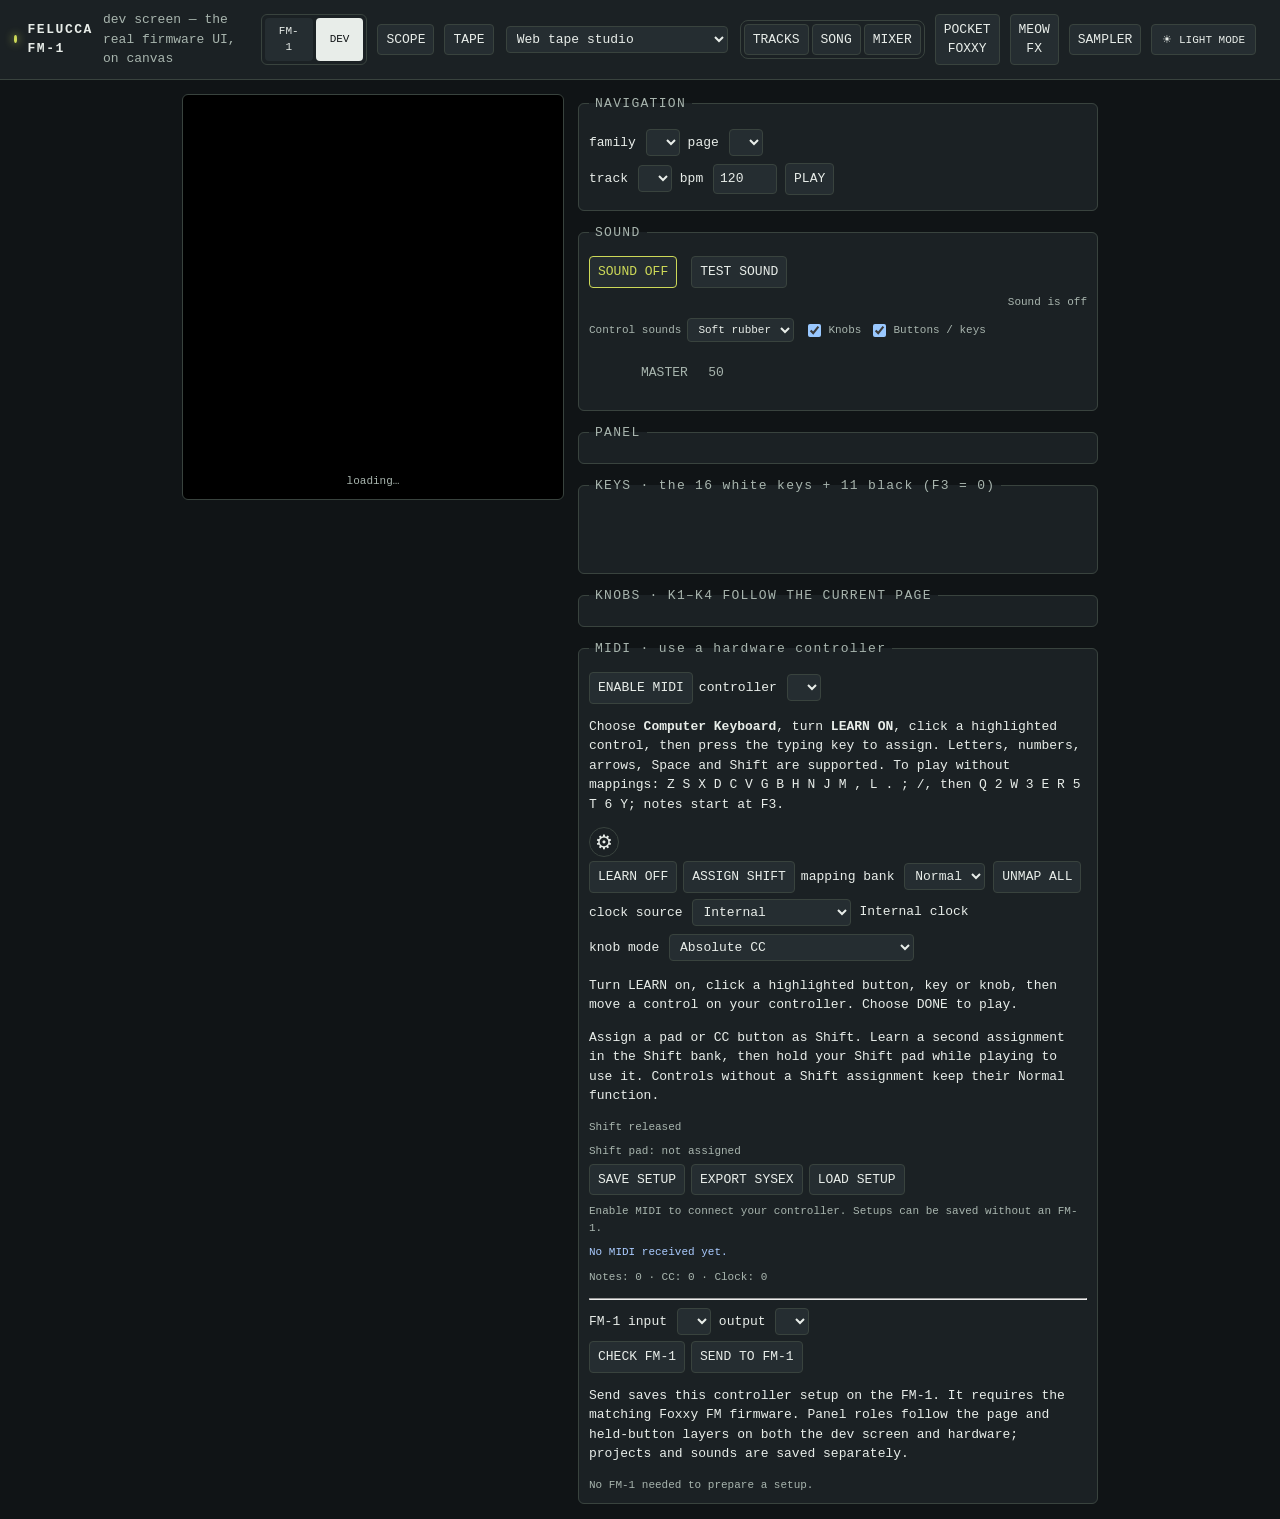
<file: web/fm1.html>
<!doctype html>
<html lang="en"><head><meta charset="utf-8"><meta name="viewport" content="width=device-width, initial-scale=1"><title>FM-1 · Web Tool</title><meta http-equiv="refresh" content="0;url=./devscreen.html?view=fm1"></head><body><a href="./devscreen.html?view=fm1">Open the FM-1 web tool</a></body></html>
</file>
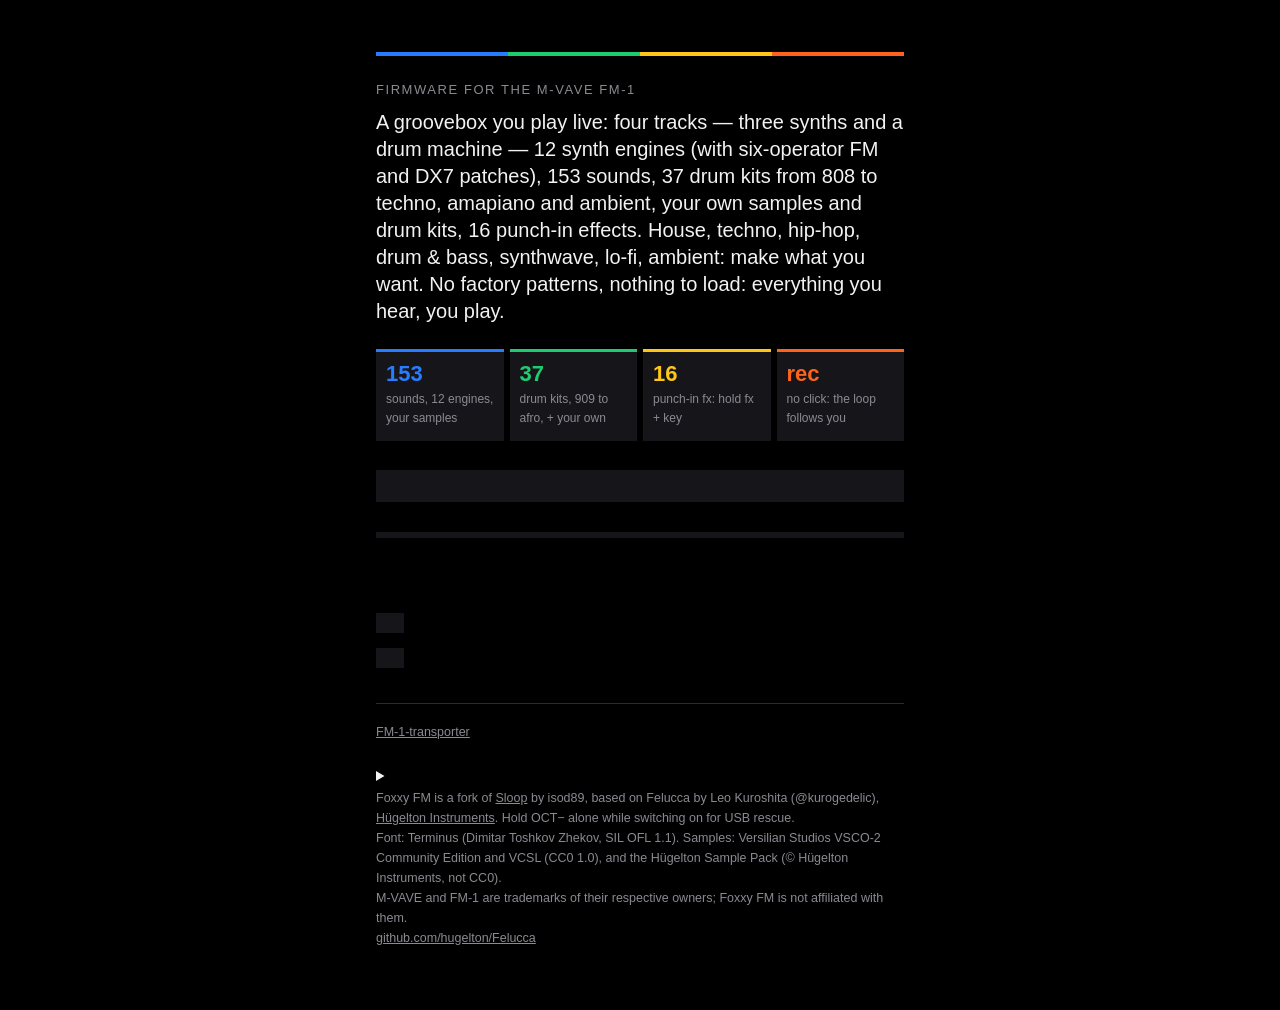
<file: web/index_pkg.html>
<!doctype html>
<!-- SPDX-License-Identifier: GPL-3.0-only
     Copyright (C) 2026 Leo Kuroshita (@kurogedelic), Hügelton Instruments -->
<html lang="en">
<head>
<meta charset="utf-8">
<meta name="viewport" content="width=device-width, initial-scale=1">
<title>Foxxy FM installer</title>
<style>
  :root { --bg: #000; --fg: #f2f2f2; --dim: #8a8a92; --tile: #16161a; --line: #2a2a30;
          --blue: #287cff; --green: #1ecc70; --yellow: #ffc618; --orange: #ff621a; --red: #ff2c34; }
  :root[data-theme="light"] { --bg: #f4f4f2; --fg: #111; --dim: #666; --tile: #e6e6e2; --line: #d0d0cc; }
  * { box-sizing: border-box; }
  body { margin: 0; background: var(--bg); color: var(--fg);
         font: 15px/1.6 "Helvetica Neue", -apple-system, BlinkMacSystemFont, Arial, sans-serif; }
  main { max-width: 560px; margin: 0 auto; padding: 32px 16px 48px; }
  .top { display: flex; align-items: center; justify-content: space-between; gap: 12px; }
  .logo svg { display: block; width: 220px; height: auto; }
  .logo rect:first-child { fill: transparent; }
  .lang { font-size: 12px; color: var(--dim); cursor: pointer; text-decoration: underline; background: none;
          border: 0; padding: 0; text-transform: lowercase; }
  .strip { display: flex; height: 4px; margin: 20px 0 24px; }
  .strip i { flex: 1; } .strip i:nth-child(1) { background: var(--blue); } .strip i:nth-child(2) { background: var(--green); }
  .strip i:nth-child(3) { background: var(--yellow); } .strip i:nth-child(4) { background: var(--orange); }
  h1 { font-size: 13px; font-weight: 500; letter-spacing: .12em; text-transform: uppercase; color: var(--dim); margin: 0 0 8px; }
  .lead { font-size: 20px; line-height: 1.35; margin: 0 0 24px; }
  .tiles { display: grid; grid-template-columns: repeat(4, 1fr); gap: 6px; margin: 0 0 28px; }
  .tile { background: var(--tile); padding: 10px 10px 12px; border-top: 3px solid var(--c); min-height: 92px; }
  .tile b { display: block; font-size: 22px; font-weight: 600; color: var(--c); line-height: 1.1; }
  .tile span { display: block; font-size: 12px; color: var(--dim); text-transform: lowercase; margin-top: 4px; }
  p { margin: 0 0 14px; }
  button#go { font: 600 15px/1 inherit; font-family: inherit; background: var(--orange); color: #000; border: 0;
              padding: 16px 0; width: 100%; cursor: pointer; letter-spacing: .08em; text-transform: uppercase; }
  button#go:disabled { background: var(--tile); color: var(--dim); cursor: default; }
  #status { margin-top: 14px; min-height: 1.6em; font-variant-numeric: tabular-nums; }
  .small { color: var(--dim); font-size: 12.5px; }
  .small a, a { color: inherit; }
  progress { -webkit-appearance: none; appearance: none; width: 100%; height: 6px; margin-top: 16px; border: 0; background: var(--tile); }
  progress::-webkit-progress-bar { background: var(--tile); }
  progress::-webkit-progress-value { background: var(--orange); }
  progress::-moz-progress-bar { background: var(--orange); }
  pre { color: var(--dim); font-size: 11px; white-space: pre-wrap; margin-top: 12px; max-height: 160px; overflow: auto; }
  hr { border: 0; border-top: 1px solid var(--line); margin: 28px 0 18px; }
  .ed { display: inline-block; margin: 8px 0 0; padding: 10px 14px; background: var(--tile); text-decoration: none; }
  details { margin: 22px 0 0; } summary { cursor: pointer; font-weight: 600; }
  button#stock-go { font: 600 14px/1 inherit; font-family: inherit; background: var(--tile); color: var(--fg); border: 1px solid var(--line);
                    padding: 12px 16px; cursor: pointer; }
  button#stock-go:disabled { color: var(--dim); cursor: default; }
  @media (max-width: 420px) { .tiles { grid-template-columns: repeat(2, 1fr); } .logo svg { width: 170px; } }
</style>
</head>
<body>
<main>
  <div class="top"><div class="logo"><!--LOGO--></div><button class="lang" id="lang"></button></div>
  <div class="strip"><i></i><i></i><i></i><i></i></div>
  <!--STUDIO_GUIDE-->
  <!--BANNER-->
  <h1>Firmware for the M-VAVE FM-1</h1>
  <p class="lead">A groovebox you play live: four tracks — three synths and a drum machine — 12 synth engines (with six-operator FM and DX7 patches), 153 sounds, 37 drum kits from 808 to techno, amapiano and ambient, your own samples and drum kits, 16 punch-in effects. House, techno, hip-hop, drum &amp; bass, synthwave, lo-fi, ambient: make what you want. No factory patterns, nothing to load: everything you hear, you play.</p>
  <div class="tiles">
    <div class="tile" style="--c: var(--blue)"><b>153</b><span>sounds, 12 engines, your samples</span></div>
    <div class="tile" style="--c: var(--green)"><b>37</b><span>drum kits, 909 to afro, + your own</span></div>
    <div class="tile" style="--c: var(--yellow)"><b>16</b><span>punch-in fx: hold fx + key</span></div>
    <div class="tile" style="--c: var(--orange)"><b>rec</b><span>no click: the loop follows you</span></div>
  </div>
  <p data-t="intro"></p>
  <p data-t="warn"></p>
  <p><button id="go" disabled data-t="install"></button></p>
  <progress id="bar" max="100" value="0"></progress>
  <p id="status"></p>
  <pre id="log"></pre>
  <a class="ed" href="../editor/" data-t="editor"></a>
  <p><a class="ed" href="../spacefoxxy/" data-t="game"></a></p>
  <hr>
  <p class="small" data-t="direct"></p>
  <p class="small" data-t="beta"></p>
  <p class="small"><span data-t="brick"></span>
    <a href="https://github.com/kurogedelic/FM-1-transporter" target="_blank" rel="noopener">FM-1-transporter</a></p>
  <details>
    <summary data-t="stockTitle"></summary>
    <p class="small" data-t="stockHelp"></p>
    <p class="small"><a href="https://www.m-vave.com/download" target="_blank" rel="noopener">www.m-vave.com/download</a></p>
    <p class="small" data-t="stockBackup"></p>
    <p><a class="ed" href="../editor/" data-t="stockEditor"></a></p>
    <p class="small"><label><input id="stock-saved" type="checkbox"> <span data-t="stockSaved"></span></label></p>
    <p class="small"><label><span data-t="stockFile"></span><br><input id="stock-file" type="file" accept=".fwsc"></label></p>
    <p><button id="stock-go" disabled data-t="stockGo"></button></p>
    <p class="small" data-t="back"></p>
  </details>
  <p class="small">Foxxy FM is a fork of <a href="https://github.com/isod89/sloop-fm1" target="_blank" rel="noopener">Sloop</a> by isod89, based on Felucca by Leo Kuroshita (@kurogedelic), <a href="https://hugelton.com" target="_blank" rel="noopener">Hügelton Instruments</a>.
    Hold OCT− alone while switching on for USB rescue.<br>
    Font: Terminus (Dimitar Toshkov Zhekov, SIL OFL 1.1). Samples: Versilian Studios VSCO-2 Community Edition and VCSL (CC0 1.0), and the Hügelton Sample Pack (© Hügelton Instruments, not CC0).<br>
    M-VAVE and FM-1 are trademarks of their respective owners; Foxxy FM is not affiliated with them.<br>
    <span data-t="license"></span> <a href="https://github.com/hugelton/Felucca" target="_blank" rel="noopener">github.com/hugelton/Felucca</a></p>
</main>
<script type="module">
/*LIB*/
const $ = (id) => document.getElementById(id);
const TEXT = {
  ja: {
    intro: "FM-1 を USB で接続してください。（Chrome か Edge で使えます）",
    warn: "書き込み中は USB を抜かないでください。",
    install: "インストール", other: "English",
    editor: "エディタ（インストール後、パソコンから音色やシーケンスを編集）",
    game: "spaceFoxxy で遊ぶ（FM-1 とつないで TUNE SYNC）",
    direct: "USB ケーブルはパソコンに直接つないでください。Probe や Transporter などの機材は不要です。",
    brick: "万一インストールに失敗して起動しなくなった場合は、復旧に Transporter が必要です:",
    beta: "これはベータ版で、不安定な場合があります。このカスタムファームウェアを使ったことで FM-1 が壊れたり不具合が起きたりしても、作者は一切の責任を負いません。自己責任でお使いください。",
    back: "公式ファームウェアに戻すには、M-VAVE 公式のアップデーター M-UPGRADE（Downloads → PC Software → M-UPGRADE）と公式ファームウェア（PC Firmware → FM-1 V15）が必要です。",
    nomidi: "このブラウザでは使えません。Chrome か Edge で開いてください。", loadfail: "読み込めませんでした: ",
    start: "開始します", verify: "確認中", loader: "書き込みモードに切り替え中", write: "書き込み中",
    reboot: "再起動中", done: "完了しました", stopped: "途中で止まりました。USB を挿し直してもう一度押してください。",
    error: "エラー: ",
    denied: "MIDI（SysEx）の使用が許可されませんでした。アドレスバーのサイト設定で MIDI を許可して、もう一度押してください。",
    notfound: "FM-1 が見つかりません。USB ケーブル（データ通信用か）を確かめ、MIDI を使う他のアプリを閉じてから、もう一度押してください。",
    model: "接続されている機器は FM-1 ではありません。",
    lost: "USB の接続が切れました。挿し直してもう一度押してください。",
    noloader: "書き込みモードの FM-1 が見つかりません。USB を挿し直してもう一度押してください（終わるまで書き込みモードのままです）。",
    noreturn: "FM-1 が戻ってきません。電源を入れ直してください。",
    mismatch: "書き込みは終わりましたが、FM-1 が別のバージョンを報告しています: ",
    foreign: "FM-1 は別のファームウェアの書き込みモードです。そのアップデーター（M-UPGRADE）で書き込みを終えてから、もう一度インストールしてください: ",
    badpkg: "インストールするファイルが壊れています。ページを再読み込みしてください。",
    leave: "書き込み中です。ページを閉じないでください。",
    license: "GPL-3.0、無保証。ソース:",
    stockTitle: "公式ファームウェア（V15）に戻す",
    stockHelp: "M-VAVE のサイトから公式の FM-1 V15 をダウンロードし、中の FM-1.fwsc（変更していないもの）を選んでください。ファイルはこのブラウザの中で確認され、どこにも送られません。",
    stockBackup: "公式ファームウェアは Foxxy FM の曲・プロジェクト・サンプルを開けません。先にエディタでバックアップを保存してください（Projects → Backup）。Foxxy FM を入れ直せば、エディタから復元できます。",
    stockEditor: "エディタを開いてバックアップする", stockSaved: "バックアップをパソコンに保存しました",
    stockFile: "公式の FM-1.fwsc", stockGo: "公式 V15 をインストール",
    stockValid: "公式 V15 を確認しました", stockBad: "公式 V15 ではありません: ",
    stockConfirm: "FM-1 に公式 V15 をインストールします。Foxxy FM の曲は公式ファームウェアでは開けません。バックアップは保存しましたか？",
    stockFinish: "FM-1 は Foxxy FM の書き込みモードです。先に「インストール」で Foxxy FM の書き込みを終えてから、公式 V15 に戻してください。",
    back: "M-VAVE のアップデーター M-UPGRADE（Downloads → PC Software）でも戻せます。FM-1 が見つからない場合は、MIDI を使う他のアプリとブラウザのタブを閉じてください。",
  },
  en: {
    intro: "Connect the FM-1 by USB. (Works in Chrome or Edge.)",
    warn: "Do not unplug the USB cable while writing.",
    install: "Install", other: "日本語",
    editor: "Editor (after installing: edit sounds and sequences from the computer)",
    game: "Play spaceFoxxy (browser rail shooter, tune-syncs the FM-1 over MIDI)",
    direct: "Connect the USB cable directly to the computer. No probe or Transporter is needed.",
    brick: "If an install fails and the FM-1 no longer starts, recovering it needs a Transporter:",
    beta: "This is a beta and may be unstable. The author accepts no responsibility if your FM-1 is damaged or misbehaves because of this custom firmware. Use it at your own risk.",
    back: "To go back to the official firmware you need M-VAVE's official updater, M-UPGRADE (Downloads → PC Software → M-UPGRADE), and the official firmware (PC Firmware → FM-1 V15).",
    nomidi: "This browser cannot do it. Open the page in Chrome or Edge.", loadfail: "Could not load: ",
    start: "Starting", verify: "Verifying", loader: "Switching to update mode", write: "Writing",
    reboot: "Restarting", done: "Done", stopped: "Stopped. Replug the USB cable and press Install again.",
    error: "Error: ",
    denied: "MIDI (SysEx) access was not allowed. Allow MIDI in the site settings (address bar) and press Install again.",
    notfound: "FM-1 not found. Check the USB cable (a data cable), close other apps that use MIDI, and press Install again.",
    model: "The connected device is not an FM-1.",
    lost: "The USB connection was lost. Replug it and press Install again.",
    noloader: "The FM-1 in update mode was not found. Replug the USB cable and press Install again (it stays in update mode until it is finished).",
    noreturn: "The FM-1 did not come back. Power-cycle it.",
    mismatch: "Written, but the FM-1 reports another version: ",
    foreign: "The FM-1 is in the update mode of another firmware. Finish that update with its own updater (M-UPGRADE), then press Install again: ",
    badpkg: "The file to install is damaged. Reload the page.",
    leave: "Writing. Do not close the page.",
    license: "GPL-3.0, no warranty. Source:",
    stockTitle: "Return to the official firmware (V15)",
    stockHelp: "Download the official FM-1 V15 from M-VAVE and select the FM-1.fwsc inside it, unmodified. The file is checked in this browser; it is not sent anywhere.",
    stockBackup: "The official firmware cannot open Foxxy FM's music, projects or samples. Save a backup with the editor first (Projects → Backup); reinstall Foxxy FM and restore it from the editor whenever you want them back.",
    stockEditor: "Open the editor to back up", stockSaved: "I saved a backup on this computer",
    stockFile: "The official FM-1.fwsc", stockGo: "Install the official V15",
    stockValid: "Official V15 verified", stockBad: "Not the official V15: ",
    stockConfirm: "Install the official V15 on the FM-1? The official firmware cannot open Foxxy FM's music. Did you save a backup?",
    stockFinish: "The FM-1 is in Foxxy FM's update mode. Press Install to finish the Foxxy FM update first, then return to the official V15.",
    back: "M-VAVE's own updater, M-UPGRADE (Downloads → PC Software), works too. If it does not find the FM-1, close every other app and browser tab that uses MIDI.",
  },
};
let lang = (navigator.language || "en").toLowerCase().startsWith("ja") ? "ja" : "en";
const t = (k) => TEXT[lang][k];
let lastKey = null, lastArg = "";
function applyLang() {
  document.documentElement.lang = lang;
  document.querySelectorAll("[data-t]").forEach((e) => { e.textContent = t(e.dataset.t); });
  $("lang").textContent = t("other");
  if (lastKey) $("status").textContent = t(lastKey) + lastArg;
}
$("lang").addEventListener("click", () => { lang = lang === "ja" ? "en" : "ja"; applyLang(); });
applyLang();
const sayK = (k, arg = "") => { lastKey = k; lastArg = arg; $("status").textContent = t(k) + arg; };
const say = (txt) => { lastKey = null; $("status").textContent = txt; };
const log = (t) => { $("log").textContent += t + "\n"; };
let image = null;
const meta = /*META*/;

let writing = false, stock = null;
const lockAll = (on) => {
  writing = on;
  $("go").disabled = on || !image;
  $("stock-go").disabled = on || !stock || !$("stock-saved").checked;
  $("stock-file").disabled = on;
};
window.addEventListener("beforeunload", (e) => { if (writing) { e.preventDefault(); e.returnValue = t("leave"); } });

(async () => {
  if (!navigator.requestMIDIAccess) { sayK("nomidi"); return; }
  try {
    const r = await fetch(meta.pkg);
    if (!r.ok) throw new Error(`${meta.pkg}: HTTP ${r.status}`);
    const pkg = new Uint8Array(await r.arrayBuffer());
    if (productOf(pkg) !== meta.product) { sayK("badpkg"); return; }
    if (meta.sha256 && self.crypto && crypto.subtle) {   /* a damaged download is never offered (the loader checks its CRC too) */
      const h = [...new Uint8Array(await crypto.subtle.digest("SHA-256", pkg))].map((b) => b.toString(16).padStart(2, "0")).join("");
      if (h !== meta.sha256) { sayK("badpkg"); log(`sha256 ${h}, expected ${meta.sha256}`); return; }
    }
    image = logicalImage(pkg);
    say(`Foxxy FM ${meta.version}`);
    lockAll(writing);
  } catch (e) { sayK("loadfail", e.message); }
})();

const total = 74 + 1179;                           /* reads: step 1, step 2 (head + app area, Foxxy FM 2.0 loader) */
const step = (k, a) => {
  log(`${k} ${a ?? ""}`);
  if (k === "start") sayK("start");
  if (k === "verify") { sayK("verify"); $("bar").value = Math.min(100, (a / total) * 100); }
  if (k === "loader") sayK("loader");
  if (k === "write") { sayK("write"); $("bar").value = Math.min(100, ((74 + a) / total) * 100); }
  if (k === "reboot") sayK("reboot");
  if (k === "done") { $("bar").value = 100; sayK("done"); }
};
const failed = (e) => {
  if (e && e.code && TEXT[lang][e.code]) sayK(e.code, e.detail || "");
  else sayK("error", e && e.message);
  log(String(e && e.stack || e));
};

$("go").addEventListener("click", async () => {
  if (writing) return;
  lockAll(true);
  let midi;
  try { midi = await navigator.requestMIDIAccess({ sysex: true }); }
  catch (e) { sayK("denied"); lockAll(false); return; }
  try {
    const up = new Updater(midi, log);
    const ota = await up.find((id) => /^ota-/i.test(id.model));
    if (ota) {
      ota.link.close();
      sayK((await up.resume(image, step)) ? "done" : "stopped");
    } else {
      await up.install(image, meta.product, step);
    }
  } catch (e) { failed(e); }
  lockAll(false);
});

/* back to the official V15 (after Felucca 1.0): only the exact official file, a backup first (the editor),
   through the same update path as M-UPGRADE; a device left in the official updater's mode is finished */
$("stock-saved").addEventListener("change", () => lockAll(writing));
$("stock-file").addEventListener("change", async () => {
  const f = $("stock-file").files[0];
  stock = null;
  lockAll(writing);
  if (!f) return;
  try { stock = await validateStockPackage(new Uint8Array(await f.arrayBuffer())); sayK("stockValid"); }
  catch (e) { sayK("stockBad", e.message); }
  lockAll(writing);
});
$("stock-go").addEventListener("click", async () => {
  if (writing || !stock || !$("stock-saved").checked || !confirm(t("stockConfirm"))) return;
  lockAll(true);
  let midi;
  try { midi = await navigator.requestMIDIAccess({ sysex: true }); }
  catch (e) { sayK("denied"); lockAll(false); return; }
  try {
    const up = new Updater(midi, log);
    const ota = await up.find((id) => /^ota-/i.test(id.model));
    if (ota) {
      ota.link.close();
      if (OUR_LOADER(ota.id)) sayK("stockFinish");    /* Foxxy FM's loader: finish Foxxy FM first (Install) */
      else sayK((await up.resume(stock.image, step, { product: stock.product })) ? "done" : "stopped");
    } else {
      await up.install(stock.image, stock.product, step);
    }
  } catch (e) { failed(e); }
  lockAll(false);
});
</script>
</body>
</html>
</file>
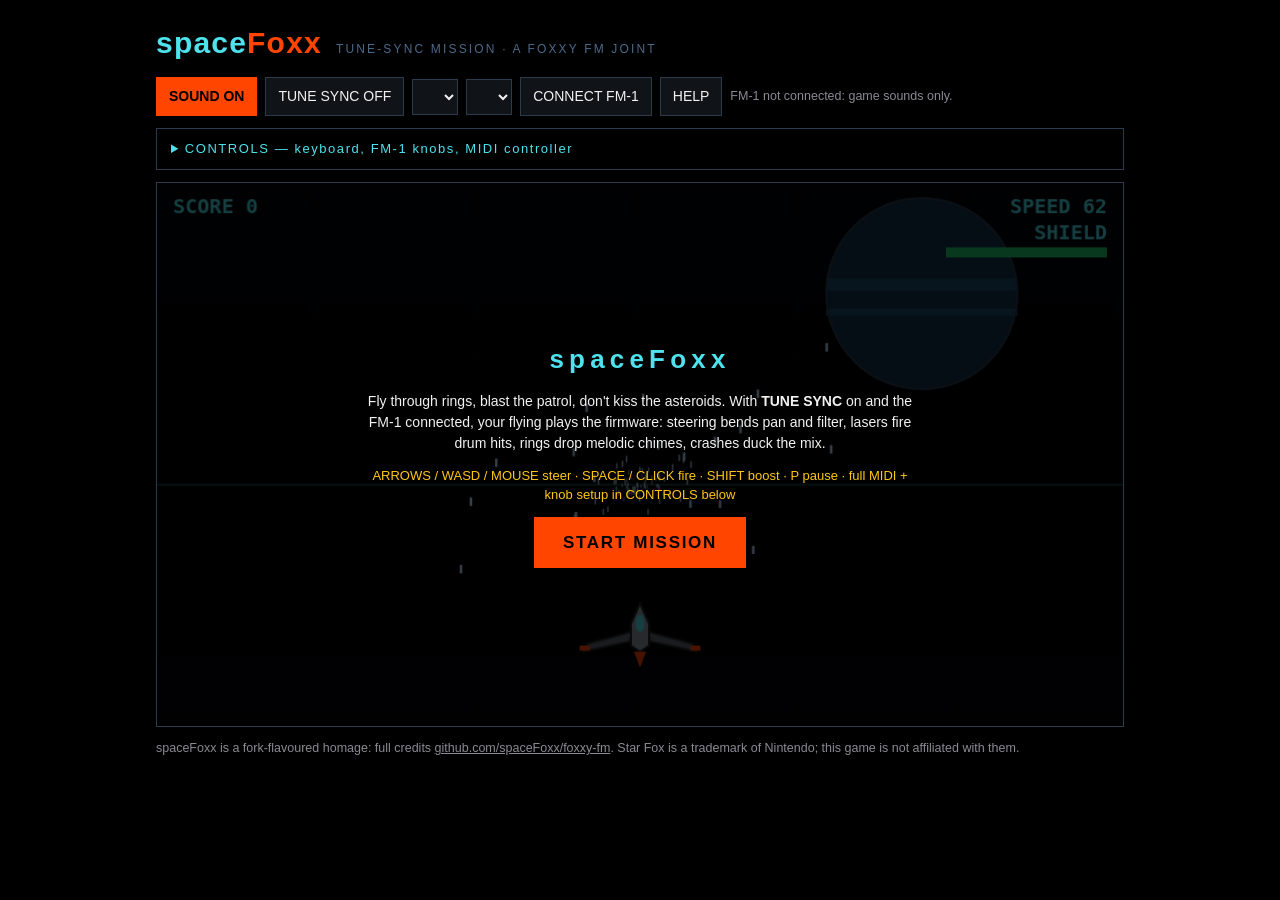
<file: web/spacefoxx.html>
<!doctype html>
<!-- SPDX-License-Identifier: GPL-3.0-only -->
<!-- spaceFoxx: a Star-Fox-style rail shooter that plays the FM-1 as it flies.
     TUNE SYNC sends ship movement as MIDI CCs and game events as MIDI notes
     to the FM-1, so the track playing bends with the mission. -->
<html lang="en">
<head>
<meta charset="utf-8">
<meta name="viewport" content="width=device-width, initial-scale=1">
<title>spaceFoxx — tune-sync mission</title>
<style>
  :root { --bg: #000; --fg: #4ee2ec; --dim: #2a3b4c; --laser: #ff4500; --gold: #ffc618; --ink: #f2f2f2; }
  * { box-sizing: border-box; }
  body { margin: 0; background: var(--bg); color: var(--ink);
         font: 14px/1.5 "Helvetica Neue", Arial, sans-serif; }
  main { max-width: 1000px; margin: 0 auto; padding: 20px 16px 48px; }
  .top { display: flex; align-items: baseline; gap: 14px; flex-wrap: wrap; }
  .logo { font-size: 30px; font-weight: 800; letter-spacing: .04em; color: var(--fg); margin: 0; }
  .logo b { color: var(--laser); }
  .sub { color: var(--dim); filter: brightness(1.8); font-size: 12px; letter-spacing: .18em; text-transform: uppercase; }
  .bar { display: flex; gap: 8px; align-items: center; flex-wrap: wrap; margin: 12px 0; }
  button, select { font: inherit; color: var(--ink); background: #101418; border: 1px solid var(--dim);
                   padding: 8px 12px; cursor: pointer; }
  button:hover:not(:disabled) { border-color: var(--fg); }
  button.on { background: var(--laser); border-color: var(--laser); color: #000; font-weight: 700; }
  button:disabled { opacity: .4; cursor: default; }
  details#controls { border: 1px solid var(--dim); padding: 10px 14px; margin: 0 0 12px; }
  details#controls summary { cursor: pointer; color: var(--fg); letter-spacing: .12em; font-size: 13px; }
  .ctlgrid { display: grid; grid-template-columns: repeat(3, 1fr); gap: 16px; margin-top: 10px; }
  .ctlgrid h3 { margin: 0 0 6px; font-size: 13px; letter-spacing: .1em; color: var(--gold); }
  .ctlgrid p { margin: 6px 0; }
  .ctlgrid span[id^="bind"] { color: var(--fg); font-family: monospace; }
  button.learn { background: var(--gold); border-color: var(--gold); color: #000; font-weight: 700; }
  @media (max-width: 700px) { .ctlgrid { grid-template-columns: 1fr; } }
  #wrap { position: relative; border: 1px solid var(--dim); }
  canvas { display: block; width: 100%; height: auto; background: #000; }
  .overlay { position: absolute; inset: 0; display: flex; flex-direction: column; align-items: center;
             justify-content: center; gap: 12px; background: rgba(0,0,0,.72); text-align: center; padding: 16px; }
  .overlay[hidden] { display: none; }
  .overlay h2 { color: var(--fg); letter-spacing: .2em; margin: 0; font-size: 26px; }
  .overlay p { margin: 0; max-width: 560px; color: var(--ink); }
  .overlay .keys { color: var(--gold); font-size: 13px; }
  .bigbtn { font-size: 17px; font-weight: 700; letter-spacing: .1em; padding: 12px 28px;
            background: var(--laser); border-color: var(--laser); color: #000; }
  table.map { border-collapse: collapse; font-size: 13px; }
  table.map td { border: 1px solid var(--dim); padding: 4px 10px; }
  table.map td:first-child { color: var(--gold); white-space: nowrap; }
  .note { color: #8a8a92; font-size: 12.5px; }
  .note a { color: inherit; }
</style>
</head>
<body>
<main>
  <div class="top">
    <h1 class="logo">space<b>Foxx</b></h1>
    <span class="sub">tune-sync mission &middot; a Foxxy FM joint</span>
  </div>
  <div class="bar">
    <button id="soundBtn" class="on" type="button">SOUND ON</button>
    <button id="syncBtn" type="button">TUNE SYNC OFF</button>
    <select id="midiOut" aria-label="FM-1 MIDI output"></select>
    <select id="midiIn" aria-label="Controller MIDI input"></select>
    <button id="midiBtn" type="button">CONNECT FM-1</button>
    <button id="helpBtn" type="button">HELP</button>
    <span class="note" id="midiState">FM-1 not connected: game sounds only.</span>
  </div>
  <details id="controls">
    <summary>CONTROLS — keyboard, FM-1 knobs, MIDI controller</summary>
    <div class="ctlgrid">
      <div>
        <h3>Keyboard</h3>
        <p class="keys">ARROWS / WASD steer &middot; SPACE fire &middot; SHIFT boost &middot; P pause</p>
        <p><button id="autoBtn" type="button">AUTO-FIRE OFF</button></p>
      </div>
      <div>
        <h3>FM-1 knobs <span class="note">(needs CONNECT + SysEx)</span></h3>
        <p><button id="learnKX" type="button">LEARN STEER X</button> <span id="bindKX">—</span></p>
        <p><button id="learnKY" type="button">LEARN STEER Y</button> <span id="bindKY">—</span></p>
        <p class="note">Click LEARN, then turn any knob (SELECT, K1–K4…). Knob-only pilots: use AUTO-FIRE.</p>
      </div>
      <div>
        <h3>MIDI controller / FM-1 keys</h3>
        <p><button id="learnCX" type="button">LEARN STEER X CC</button> <span id="bindCX">bend</span></p>
        <p><button id="learnCY" type="button">LEARN STEER Y CC</button> <span id="bindCY">CC 1</span></p>
        <p><button id="learnFire" type="button">LEARN FIRE NOTE</button> <span id="bindFire">—</span></p>
        <p><button id="learnBoost" type="button">LEARN BOOST NOTE</button> <span id="bindBoost">—</span></p>
        <p><button id="ctrlReset" type="button">RESET DEFAULTS</button></p>
      </div>
    </div>
  </details>
  <div id="wrap">
    <canvas id="game" width="960" height="540"></canvas>
    <div class="overlay" id="startOv">
      <h2>spaceFoxx</h2>
      <p>Fly through rings, blast the patrol, don't kiss the asteroids.
         With <b>TUNE SYNC</b> on and the FM-1 connected, your flying plays the
         firmware: steering bends pan and filter, lasers fire drum hits,
         rings drop melodic chimes, crashes duck the mix.</p>
      <p class="keys">ARROWS / WASD / MOUSE steer &middot; SPACE / CLICK fire &middot; SHIFT boost &middot; P pause &middot; full MIDI + knob setup in CONTROLS below</p>
      <button class="bigbtn" id="startBtn" type="button">START MISSION</button>
    </div>
    <div class="overlay" id="overOv" hidden>
      <h2 id="overTitle">MISSION COMPLETE</h2>
      <p id="overScore"></p>
      <button class="bigbtn" id="againBtn" type="button">FLY AGAIN</button>
    </div>
    <div class="overlay" id="helpOv" hidden>
      <h2>PILOT MANUAL</h2>
      <p class="keys">ARROWS / WASD / MOUSE steer &middot; SPACE / CLICK fire &middot; SHIFT boost &middot; P pause</p>
      <table class="map">
        <tr><td>Steer X</td><td>CC 10 pan on track 1</td></tr>
        <tr><td>Steer Y</td><td>CC 74 track filter</td></tr>
        <tr><td>Boost</td><td>CC 71 resonance swell</td></tr>
        <tr><td>Laser</td><td>Ch 10 drum blip</td></tr>
        <tr><td>Ring</td><td>Ch 1 chime + delay-send spike</td></tr>
        <tr><td>Kill</td><td>Ch 10 kick boom</td></tr>
        <tr><td>Crash</td><td>CC 7 level duck + shock hit</td></tr>
      </table>
      <p class="note">Needs Chrome or Edge on localhost / HTTPS for Web MIDI.
         Pick the FM-1 output, press CONNECT, then TUNE SYNC.</p>
      <button id="helpClose" type="button">CLOSE</button>
    </div>
  </div>
  <p class="note">spaceFoxx is a fork-flavoured homage: full credits
    <a href="https://github.com/spaceFoxx/foxxy-fm">github.com/spaceFoxx/foxxy-fm</a>.
    Star Fox is a trademark of Nintendo; this game is not affiliated with them.</p>
</main>
<script src="spacefoxx-game.js"></script>
</body>
</html>
</file>
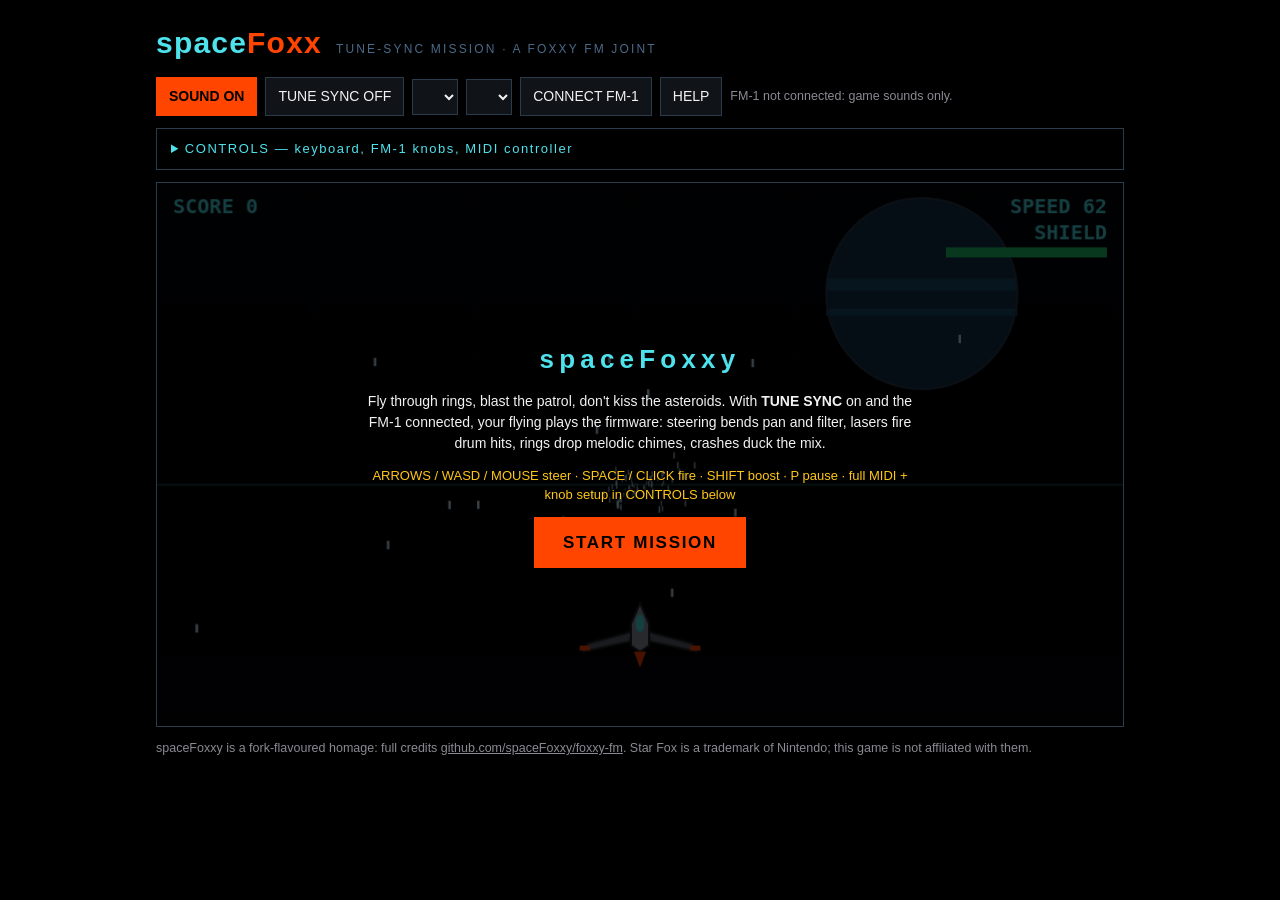
<file: web/spacefoxxy.html>
<!doctype html>
<!-- SPDX-License-Identifier: GPL-3.0-only -->
<!-- spaceFoxxy: a Star-Fox-style rail shooter that plays the FM-1 as it flies.
     TUNE SYNC sends ship movement as MIDI CCs and game events as MIDI notes
     to the FM-1, so the track playing bends with the mission. -->
<html lang="en">
<head>
<meta charset="utf-8">
<meta name="viewport" content="width=device-width, initial-scale=1">
<title>spaceFoxxy — tune-sync mission</title>
<style>
  :root { --bg: #000; --fg: #4ee2ec; --dim: #2a3b4c; --laser: #ff4500; --gold: #ffc618; --ink: #f2f2f2; }
  * { box-sizing: border-box; }
  body { margin: 0; background: var(--bg); color: var(--ink);
         font: 14px/1.5 "Helvetica Neue", Arial, sans-serif; }
  main { max-width: 1000px; margin: 0 auto; padding: 20px 16px 48px; }
  .top { display: flex; align-items: baseline; gap: 14px; flex-wrap: wrap; }
  .logo { font-size: 30px; font-weight: 800; letter-spacing: .04em; color: var(--fg); margin: 0; }
  .logo b { color: var(--laser); }
  .sub { color: var(--dim); filter: brightness(1.8); font-size: 12px; letter-spacing: .18em; text-transform: uppercase; }
  .bar { display: flex; gap: 8px; align-items: center; flex-wrap: wrap; margin: 12px 0; }
  button, select { font: inherit; color: var(--ink); background: #101418; border: 1px solid var(--dim);
                   padding: 8px 12px; cursor: pointer; }
  button:hover:not(:disabled) { border-color: var(--fg); }
  button.on { background: var(--laser); border-color: var(--laser); color: #000; font-weight: 700; }
  button:disabled { opacity: .4; cursor: default; }
  details#controls { border: 1px solid var(--dim); padding: 10px 14px; margin: 0 0 12px; }
  details#controls summary { cursor: pointer; color: var(--fg); letter-spacing: .12em; font-size: 13px; }
  .ctlgrid { display: grid; grid-template-columns: repeat(3, 1fr); gap: 16px; margin-top: 10px; }
  .ctlgrid h3 { margin: 0 0 6px; font-size: 13px; letter-spacing: .1em; color: var(--gold); }
  .ctlgrid p { margin: 6px 0; }
  .ctlgrid span[id^="bind"] { color: var(--fg); font-family: monospace; }
  button.learn { background: var(--gold); border-color: var(--gold); color: #000; font-weight: 700; }
  @media (max-width: 700px) { .ctlgrid { grid-template-columns: 1fr; } }
  #wrap { position: relative; border: 1px solid var(--dim); }
  canvas { display: block; width: 100%; height: auto; background: #000; }
  .overlay { position: absolute; inset: 0; display: flex; flex-direction: column; align-items: center;
             justify-content: center; gap: 12px; background: rgba(0,0,0,.72); text-align: center; padding: 16px; }
  .overlay[hidden] { display: none; }
  .overlay h2 { color: var(--fg); letter-spacing: .2em; margin: 0; font-size: 26px; }
  .overlay p { margin: 0; max-width: 560px; color: var(--ink); }
  .overlay .keys { color: var(--gold); font-size: 13px; }
  .bigbtn { font-size: 17px; font-weight: 700; letter-spacing: .1em; padding: 12px 28px;
            background: var(--laser); border-color: var(--laser); color: #000; }
  table.map { border-collapse: collapse; font-size: 13px; }
  table.map td { border: 1px solid var(--dim); padding: 4px 10px; }
  table.map td:first-child { color: var(--gold); white-space: nowrap; }
  .note { color: #8a8a92; font-size: 12.5px; }
  .note a { color: inherit; }
</style>
</head>
<body>
<main>
  <div class="top">
    <h1 class="logo">space<b>Foxx</b></h1>
    <span class="sub">tune-sync mission &middot; a Foxxy FM joint</span>
  </div>
  <div class="bar">
    <button id="soundBtn" class="on" type="button">SOUND ON</button>
    <button id="syncBtn" type="button">TUNE SYNC OFF</button>
    <select id="midiOut" aria-label="FM-1 MIDI output"></select>
    <select id="midiIn" aria-label="Controller MIDI input"></select>
    <button id="midiBtn" type="button">CONNECT FM-1</button>
    <button id="helpBtn" type="button">HELP</button>
    <span class="note" id="midiState">FM-1 not connected: game sounds only.</span>
  </div>
  <details id="controls">
    <summary>CONTROLS — keyboard, FM-1 knobs, MIDI controller</summary>
    <div class="ctlgrid">
      <div>
        <h3>Keyboard</h3>
        <p class="keys">ARROWS / WASD steer &middot; SPACE fire &middot; SHIFT boost &middot; P pause</p>
        <p><button id="autoBtn" type="button">AUTO-FIRE OFF</button></p>
      </div>
      <div>
        <h3>FM-1 knobs <span class="note">(needs CONNECT + SysEx)</span></h3>
        <p><button id="learnKX" type="button">LEARN STEER X</button> <span id="bindKX">—</span></p>
        <p><button id="learnKY" type="button">LEARN STEER Y</button> <span id="bindKY">—</span></p>
        <p class="note">Click LEARN, then turn any knob (SELECT, K1–K4…). Knob-only pilots: use AUTO-FIRE.</p>
      </div>
      <div>
        <h3>MIDI controller / FM-1 keys</h3>
        <p><button id="learnCX" type="button">LEARN STEER X CC</button> <span id="bindCX">bend</span></p>
        <p><button id="learnCY" type="button">LEARN STEER Y CC</button> <span id="bindCY">CC 1</span></p>
        <p><button id="learnFire" type="button">LEARN FIRE NOTE</button> <span id="bindFire">—</span></p>
        <p><button id="learnBoost" type="button">LEARN BOOST NOTE</button> <span id="bindBoost">—</span></p>
        <p><button id="ctrlReset" type="button">RESET DEFAULTS</button></p>
      </div>
    </div>
  </details>
  <div id="wrap">
    <canvas id="game" width="960" height="540"></canvas>
    <div class="overlay" id="startOv">
      <h2>spaceFoxxy</h2>
      <p>Fly through rings, blast the patrol, don't kiss the asteroids.
         With <b>TUNE SYNC</b> on and the FM-1 connected, your flying plays the
         firmware: steering bends pan and filter, lasers fire drum hits,
         rings drop melodic chimes, crashes duck the mix.</p>
      <p class="keys">ARROWS / WASD / MOUSE steer &middot; SPACE / CLICK fire &middot; SHIFT boost &middot; P pause &middot; full MIDI + knob setup in CONTROLS below</p>
      <button class="bigbtn" id="startBtn" type="button">START MISSION</button>
    </div>
    <div class="overlay" id="overOv" hidden>
      <h2 id="overTitle">MISSION COMPLETE</h2>
      <p id="overScore"></p>
      <button class="bigbtn" id="againBtn" type="button">FLY AGAIN</button>
    </div>
    <div class="overlay" id="helpOv" hidden>
      <h2>PILOT MANUAL</h2>
      <p class="keys">ARROWS / WASD / MOUSE steer &middot; SPACE / CLICK fire &middot; SHIFT boost &middot; P pause</p>
      <table class="map">
        <tr><td>Steer X</td><td>CC 10 pan on track 1</td></tr>
        <tr><td>Steer Y</td><td>CC 74 track filter</td></tr>
        <tr><td>Boost</td><td>CC 71 resonance swell</td></tr>
        <tr><td>Laser</td><td>Ch 10 drum blip</td></tr>
        <tr><td>Ring</td><td>Ch 1 chime + delay-send spike</td></tr>
        <tr><td>Kill</td><td>Ch 10 kick boom</td></tr>
        <tr><td>Crash</td><td>CC 7 level duck + shock hit</td></tr>
      </table>
      <p class="note">Needs Chrome or Edge on localhost / HTTPS for Web MIDI.
         Pick the FM-1 output, press CONNECT, then TUNE SYNC.</p>
      <button id="helpClose" type="button">CLOSE</button>
    </div>
  </div>
  <p class="note">spaceFoxxy is a fork-flavoured homage: full credits
    <a href="https://github.com/spaceFoxxy/foxxy-fm">github.com/spaceFoxxy/foxxy-fm</a>.
    Star Fox is a trademark of Nintendo; this game is not affiliated with them.</p>
</main>
<script src="spacefoxxy-game.js"></script>
</body>
</html>
</file>
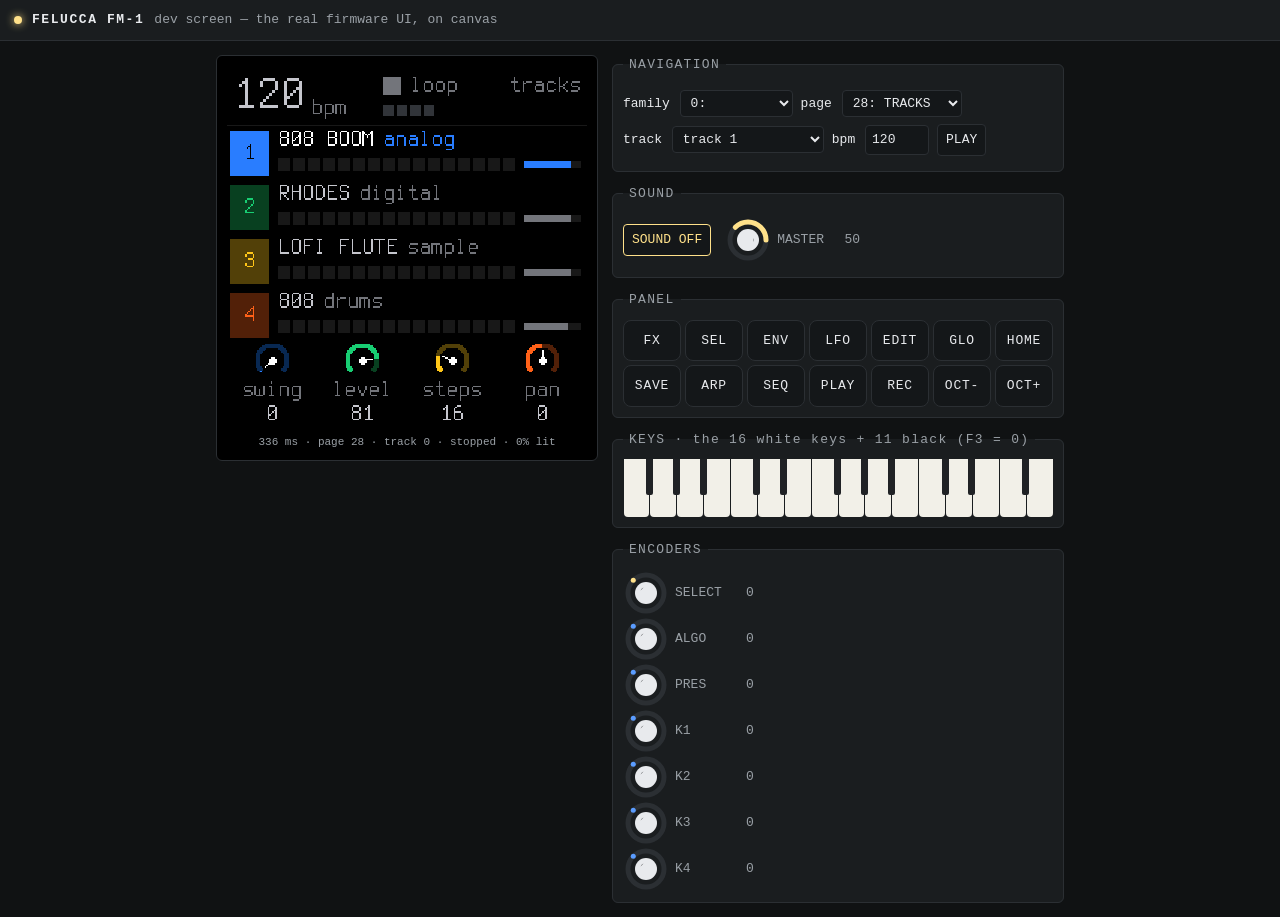
<file: docs/webapp/editor/devscreen.html>
<!doctype html>
<html lang="en">
<head>
<meta charset="utf-8">
<meta name="viewport" content="width=device-width, initial-scale=1">
<title>FM-1 · DEV SCREEN</title>
<style>
  :root { --bg:#101213; --panel:#1a1d1f; --panel-2:#141719; --ink:#e8eaed; --ink-2:#9aa0a6; --line:#2b2f33;
          --accent:#ffe18a; --blue:#5a9cff; }
  * { box-sizing:border-box; }
  body { margin:0; background:var(--bg); color:var(--ink); font:13px/1.5 ui-monospace, Menlo, monospace;
         display:flex; flex-direction:column; min-height:100vh; }
  header { display:flex; align-items:center; gap:10px; padding:10px 14px; background:var(--panel);
           border-bottom:1px solid var(--line); }
  header b { letter-spacing:.12em; }
  header .sub { color:var(--ink-2); }
  header .dot { width:8px; height:8px; border-radius:50%; background:var(--accent); box-shadow:0 0 8px var(--accent); }
  main { flex:1; display:flex; gap:14px; padding:14px; flex-wrap:wrap; align-items:flex-start; justify-content:center; }
  .screenbox { background:#000; border:1px solid var(--line); border-radius:6px; padding:10px; }
  canvas#scr { width:360px; height:360px; image-rendering:pixelated; display:block; }
  .cap { margin-top:8px; color:var(--ink-2); font-size:11px; text-align:center; }
  fieldset { border:1px solid var(--line); border-radius:6px; margin:0; padding:10px; background:var(--panel);
             min-width:250px; }
  legend { color:var(--ink-2); padding:0 6px; letter-spacing:.1em; }
  select, input[type=number] { background:var(--panel-2); color:var(--ink); border:1px solid var(--line);
    border-radius:4px; padding:4px 6px; font:inherit; margin:2px; }
  .row { display:flex; flex-wrap:wrap; gap:6px; margin:4px 0; align-items:center; }
  button { background:var(--panel-2); color:var(--ink); border:1px solid var(--line); border-radius:4px;
    padding:5px 8px; font:inherit; cursor:pointer; }
  button:hover { border-color:var(--ink-2); }
  button.on { background:var(--accent); color:#000; border-color:var(--accent); }
  button.pad { background:#141719; min-width:58px; padding:10px 6px; border-radius:8px; letter-spacing:.06em; }
  button.pad.on { background:var(--accent); color:#000; }
  button#sound.pri { border-color:var(--accent); color:var(--accent); margin-right:8px; }
  button#sound.on { background:var(--accent); color:#000; }
  .btn-grid { display:grid; grid-template-columns:repeat(7, auto); gap:4px; }
  .enc { display:flex; align-items:center; gap:6px; }
  .enc canvas { width:46px; height:46px; }
  .enc b { min-width:52px; color:var(--ink-2); font-weight:400; }
  .enc .v { width:34px; text-align:center; color:var(--ink-2); }
  .enc button { min-width:22px; }
  .feat { display:flex; gap:4px; flex-wrap:wrap; }
  .feat i { font-style:normal; font-size:10px; color:var(--ink-2); margin-left:6px; }
  #err { color:#ff8a8a; }
  .mono { color:var(--ink-2); font-size:11px; margin-top:8px; }
  /* keybed */
  .bed { display:flex; position:relative; height:58px; }
  .bed .wk { flex:1; background:#f2f0e8; border-radius:0 0 4px 4px; margin:0 0.5px; position:relative;
            transition:background .05s; z-index:1; }
  .bed .wk.on { background:var(--accent); }
  .bed .bk { position:absolute; width:7px; height:36px; background:#202225; border-radius:0 0 2px 2px; z-index:2; }
  .bed .bk.on { background:var(--blue); }
</style>
</head>
<body>
<header>
  <span class="dot"></span><b>FELUCCA FM-1</b><span class="sub">dev screen — the real firmware UI, on canvas</span>
  <span id="err"></span>
</header>
<main>
  <div class="screenbox">
    <canvas id="scr" width="240" height="240"></canvas>
    <div class="cap" id="cap">loading…</div>
  </div>
  <div style="display:flex; flex-direction:column; gap:12px;">
    <fieldset>
      <legend>NAVIGATION</legend>
      <div class="row"><label>family <select id="fam"></select></label>
           <label>page <select id="pg"></select></label></div>
      <div class="row"><label>track <select id="trk"></select></label>
           <label>bpm <input id="bpm" type="number" min="40" max="220" value="120" style="width:64px"></label>
           <button id="play">PLAY</button></div>
    </fieldset>
    <fieldset>
      <legend>SOUND</legend>
      <div class="row">
        <button id="sound" class="pri">SOUND OFF</button>
        <div class="enc"><canvas id="volc" width="46" height="46"></canvas><b>MASTER</b><span class="v" id="volv">50</span></div>
      </div>
    </fieldset>
    <fieldset>
      <legend>PANEL</legend>
      <div class="btn-grid" id="btns"></div>
    </fieldset>
    <fieldset>
      <legend>KEYS · the 16 white keys + 11 black (F3 = 0)</legend>
      <div class="bed" id="bed"></div>
    </fieldset>
    <fieldset>
      <legend>ENCODERS</legend>
      <div id="encs"></div>
    </fieldset>
  </div>
</main>
<script type="module">
  import createDevScreen from "./devscreen.core.mjs";

  const NAME = "C: FM-1 · DEV SCREEN",
        canvas = document.getElementById("scr"),
        ctx = canvas.getContext("2d"),
        PANEL = ["FX", "SEL", "ENV", "LFO", "EDIT", "GLO", "HOME", "SAVE",
                 "ARP", "SEQ", "PLAY", "REC", "OCT-", "OCT+"],
        ENCS = ["SELECT", "ALGO", "PRES", "K1", "K2", "K3", "K4"];

  document.title = NAME;
  let M = null, famSel, pgSel, trkSel, nonblack = 0;

  function title(p) { return M.UTF8ToString(M._ds_page_title(p)); }

  function refresh() {
    if (!M) return;
    document.getElementById("cap").textContent =
      `${M._ds_ms()} ms · page ${M._ds_cur_page()} · track ${M._ds_selected_track()} · ` +
      (M._ds_playing() ? "PLAYING" : "stopped") + ` · ${nonblack}% lit`;
  }

  let frames = 0, lastSample = 0;

  function paint() {
    const base = M._ds_screen() >> 1, u16 = M.HEAPU16, img = new ImageData(240, 240);
    const d = img.data, px = u16;
    let lit = 0;
    for (let i = 0, j = 0; i < 240 * 240; i++, j += 4) {
      let v = px[base + i];
      v = ((v >> 8) & 0xff) | ((v & 0xff) << 8);
      d[j]     = (v >> 11) * 255 / 31 | 0;
      d[j + 1] = ((v >> 5) & 63) * 255 / 63 | 0;
      d[j + 2] = (v & 31) * 255 / 31 | 0;
      d[j + 3] = 255;
      lit += v !== 0;
    }
    ctx.putImageData(img, 0, 0);
    frames++;
    if (frames - lastSample >= 30) { lastSample = frames; nonblack = Math.round(lit * 100 / 57600); }
  }

  function rebuildPages() {
    famSel = document.getElementById("fam"); pgSel = document.getElementById("pg");
    famSel.textContent = "";
    for (let f = 0; f < M._ds_family_count(); f++) {
      const o = document.createElement("option");
      o.value = f; o.textContent = `${f}: ${M.UTF8ToString(M._ds_family_title(f))}`;
      famSel.appendChild(o);
    }
    famSel.addEventListener("change", () => M._ds_open_family(+famSel.value));
    pgSel.addEventListener("change", () => M._ds_set_page(+pgSel.value));
    syncPages();
  }
  function syncPages() {
    pgSel.textContent = "";
    for (let p = 0; p < M._ds_page_count(); p++) {
      const o = document.createElement("option");
      o.value = p; o.textContent = `${p}: ${title(p)}`;
      pgSel.appendChild(o);
    }
    pgSel.value = "" + M._ds_cur_page();
  }
  function rebuildTracks() {
    trkSel = document.getElementById("trk");
    for (let t = 0; t < 4; t++) {
      const o = document.createElement("option");
      o.value = t; o.textContent = `track ${t + 1}${t === 3 ? " (drums)" : ""}`;
      trkSel.appendChild(o);
    }
    trkSel.addEventListener("change", () => M._ds_select_track(+trkSel.value));
  }
  function buildPanel() {
    const box = document.getElementById("btns");
    PANEL.forEach((n, i) => {
      const b = document.createElement("button");
      b.className = "pad"; b.textContent = n;
      b.addEventListener("pointerdown", (e) => { e.preventDefault(); e.target.setPointerCapture(e.pointerId); M._ds_press(i); b.classList.add("on"); });
      b.addEventListener("pointerup",   (e) => { e.preventDefault(); M._ds_release(i); b.classList.remove("on"); });
      b.addEventListener("pointercancel", () => { M._ds_release(i); b.classList.remove("on"); });
      box.appendChild(b);
    });
  }
  const WK_OF = (w) => Math.floor(w / 7) * 12 + [0, 2, 4, 6, 7, 9, 11][w % 7],  /* white key w -> firmware key index (F3 = 0) */
        BED_BLACK = [0, 1, 2, 4, 5, 7, 8, 9, 11, 12, 14];                      /* black keys, after white w */
  function buildKeys() {
    const bed = document.getElementById("bed");
    const hit = (el, d) => { const k = +el.dataset.k; if (k >= 0) { M._ds_key(k, d); el.classList.toggle("on", !!d); } };
    for (let w = 0; w < 16; w++) {
      const wk = document.createElement("div");
      wk.className = "wk"; wk.dataset.k = WK_OF(w);
      wk.addEventListener("pointerdown", (e) => { e.preventDefault(); hit(wk, 1); });
      wk.addEventListener("pointerup",   (e) => { e.preventDefault(); hit(wk, 0); });
      wk.addEventListener("pointercancel", () => hit(wk, 0));
      bed.appendChild(wk);
    }
    for (const w of BED_BLACK) {
      const bk = document.createElement("div");
      bk.className = "bk"; bk.dataset.k = WK_OF(w) + 1;
      bk.style.left = `calc(${(w + 1) * 6.25}% - 4px)`;
      bk.addEventListener("pointerdown", (e) => { e.preventDefault(); hit(bk, 1); });
      bk.addEventListener("pointerup",   (e) => { e.preventDefault(); hit(bk, 0); });
      bk.addEventListener("pointercancel", () => hit(bk, 0));
      bed.appendChild(bk);
    }
  }
  const KNOB_TURN = 4;                              /* one encoder detent per 4 px of drag */
  function paintKnob(c, a01, gold) {
    const g = c.getContext("2d"); g.clearRect(0, 0, 46, 46); g.lineCap = "round";
    g.strokeStyle = "#2b2f33"; g.lineWidth = 5;
    g.beginPath(); g.arc(23, 23, 18, 0, Math.PI * 2); g.stroke();
    const a0 = -Math.PI * 0.75, a = a0 + a01 * Math.PI * 1.5;
    g.strokeStyle = gold ? "#ffe18a" : "#5a9cff";
    g.beginPath(); g.arc(23, 23, 18, a0, a); g.stroke();
    g.fillStyle = "#e8eaed"; g.beginPath(); g.arc(23, 23, 11, 0, Math.PI * 2); g.fill();
    g.fillStyle = "#101213"; g.beginPath(); g.arc(23, 23, 6, a - Math.PI / 9, a + Math.PI / 9); g.fill();
  }
  function dragKnob(c, set) {
    let drag = null;
    c.addEventListener("pointerdown", (e) => { drag = e.clientY; c.setPointerCapture(e.pointerId); });
    c.addEventListener("pointermove", (e) => {
      if (drag == null) return;
      const nTurn = Math.trunc((drag - e.clientY) / KNOB_TURN);
      if (nTurn === 0) return;
      drag = e.clientY; set(nTurn);
    });
    const lift = () => { drag = null; };
    c.addEventListener("pointerup", lift); c.addEventListener("pointercancel", lift);
  }
  function buildEncs() {
    const box = document.getElementById("encs"), ang = [0, 0, 0, 0, 0, 0, 0];
    ENCS.forEach((n, i) => {
      const row = document.createElement("div"); row.className = "enc";
      const c = document.createElement("canvas"); c.width = c.height = 46;
      const lab = document.createElement("b"); lab.textContent = n;
      const v = document.createElement("span"); v.className = "v"; v.textContent = "0";
      row.append(c, lab, v); box.appendChild(row);
      dragKnob(c, (d) => {
        ang[i] += d; M._ds_turn(i, d); v.textContent = String(ang[i]);
        paintKnob(c, ((ang[i] % 90) + 90) % 90 / 90, i === 0);
      });
      paintKnob(c, 0, i === 0);
    });
  }
  /* the mix, real time: the audio ISR (ds_audio) drives the device, so the JS loop stops calling
     ds_frame while the sound is on — what you see and what you hear stay in one clock. */
  let ac = null, soundOn = false;
  function startSound() {
    if (ac) { ac.resume(); return; }
    ac = new (window.AudioContext || window.webkitAudioContext)();
    const src = ac.createScriptProcessor(2048, 0, 2);
    const out = new Float32Array(M.HEAPU8.buffer, M._ds_out(), 2 * 2048);
    src.onaudioprocess = (e) => {
      M._ds_audio(2048);
      const L = e.outputBuffer.getChannelData(0), R = e.outputBuffer.getChannelData(1);
      for (let i = 0, j = 0; i < 2048; i++, j += 2) { L[i] = out[j]; R[i] = out[j + 1]; }
    };
    src.connect(ac.destination);
    M._ds_audio_enable(1); soundOn = true;
    paintVol();
  }
  function stopSound() { if (ac && ac.state === "running") ac.suspend(); }
  function paintVol() {
    const c = document.getElementById("volc");
    document.getElementById("volv").textContent = String(vol);
    paintKnob(c, vol / 100, true);
  }
  let vol = 50;
  function buildSound() {
    const snd = document.getElementById("sound"), c = document.getElementById("volc");
    c.width = c.height = 46;
    M._ds_master(Math.round(vol * 40.96));
    dragKnob(c, (d) => {
      vol = Math.max(0, Math.min(100, vol + d));
      M._ds_master(Math.round(vol * 40.96));
      paintVol();
    });
    snd.addEventListener("click", () => {
      if (!soundOn) { startSound(); snd.textContent = "SOUND ON"; snd.classList.add("on"); }
      else { stopSound(); snd.classList.remove("on"); snd.textContent = ac.state === "suspended" ? "SOUND OFF" : "SOUND ON"; }
    });
    paintVol();
  }
  function wireMix() {
    document.getElementById("play").addEventListener("click", (e) => {
      const on = !M._ds_playing();
      M._ds_play(on ? 1 : 0);
      e.target.textContent = on ? "STOP" : "PLAY";
      e.target.classList.toggle("on", on);
    });
    document.getElementById("bpm").addEventListener("change", (e) => M._ds_set_bpm(+e.target.value));
  }

  try {
    M = await createDevScreen();
    M._ds_init();
    document.getElementById("cap").textContent =
      `ready · ${M._ds_width()}x${M._ds_height()} · page ${M._ds_cur_page()} · ${M._ds_page_count()} pages`;
    rebuildPages(); rebuildTracks(); buildPanel(); buildKeys(); buildEncs(); buildSound(); wireMix();
    const $play = document.getElementById("play");
    let last = performance.now();
    const loop = () => {
      if (!M) return;
      const t = performance.now();
      if (t - last >= 33) { last = t; if (!soundOn) M._ds_frame(); paint(); refresh(); }
    };
    setInterval(loop, 33);                          /* a timer, not rAF: virtual time drives it, no vblank race */
    document.getElementById("err").textContent = "";
  } catch (e) {
    const err = document.getElementById("err");
    err.textContent = "dev screen failed to start: " + e.message;
    console.error(e);
  }
</script>
</body>
</html>
</file>
<file: web/fm1-view.css>
/* SPDX-License-Identifier: GPL-3.0-only */
html[data-appearance="dark"] { color-scheme:dark; }
html[data-appearance="light"] { color-scheme:light; }
html[data-appearance="dark"] body { --bg:#101416; --panel:#1b2124; --panel-2:#252d31; --ink:#e8ede9; --ink-2:#a8b5ae; --line:#39433e; --accent:#cdd958; }
html[data-appearance="light"] body { --bg:#eeede7; --panel:#f7f6f0; --panel-2:#e8e7e0; --ink:#292c2c; --ink-2:#6c706e; --line:#d0d1c8; --accent:#cdd958; }
#appearance-toggle { flex-shrink:0; font:11px ui-monospace,monospace; padding:8px 10px; }
html[data-appearance] .fm1-view #tool-midi fieldset { background:var(--panel); }
html[data-appearance] .fm1-view button#sound { border-color:var(--line); color:var(--ink); }
html[data-appearance] .fm1-view button#sound.on { color:#202514; }
html[data-appearance="dark"] .fm1-view #mlactivity,html[data-appearance="dark"] .fm1-view #mist { color:#b9d692; }
html[data-appearance] .finish-option[aria-pressed="true"] { border-color:var(--ink-2); background:var(--panel-2); box-shadow:0 0 0 1px var(--ink-2); }
html[data-appearance] .key-settings-panel { background:var(--panel); color:var(--ink); border-color:var(--line); }
html[data-appearance] .key-settings-panel :is(select,input,button) { background:var(--panel-2); color:var(--ink); }
html[data-appearance] .key-settings-panel p { color:var(--ink-2); }
@media(max-width:560px) { .fm1-view header { flex-wrap:wrap; gap:8px; } #appearance-toggle { padding:6px 8px; font-size:10px; } }
.view-switch { display:flex; gap:3px; margin-left:auto; padding:3px; border:1px solid var(--line); border-radius:6px; }
.view-switch button { border:0; font-size:11px; padding:5px 14px; }
.view-switch button[aria-pressed="true"] { background:var(--ink); color:var(--bg); }
.instrument-stage[hidden] { display:none; }
.fm1-view { --bg:#eeede7; --panel:#f7f6f0; --panel-2:#e8e7e0; --ink:#292c2c; --ink-2:#6c706e; --line:#d0d1c8; --accent:#cdd958; font-family:Arial,Helvetica,sans-serif; }
.fm1-view header { background:transparent; padding:20px 32px; }
.fm1-view header b { font-size:12px; }
.fm1-view header .dot { background:#6c7848; box-shadow:none; }
.fm1-view header .sub { font-size:12px; }
.fm1-view main { padding:0 24px 56px; display:block; }
.fm1-view.midi-learning main { padding-top:130px; }
.fm1-view main > .controls { display:none; }
.instrument-stage { max-width:1040px; margin:auto; }
.tool-intro { display:flex; align-items:center; justify-content:space-between; gap:20px; padding:32px 8px 38px; }
.eyebrow { font:10px/1.5 ui-monospace,Menlo,monospace; letter-spacing:.14em; }
.tool-intro h1 { font-size:32px; font-weight:500; letter-spacing:-1.2px; margin:12px 0 8px; }
.tool-intro p { color:var(--ink-2); font-size:14px; margin:0; }
#tool-audio { display:flex; flex-wrap:wrap; justify-content:flex-end; align-items:center; gap:8px; max-width:320px; }
#audio-status { flex-basis:100%; text-align:right; font:11px/1.5 ui-monospace,monospace; color:var(--ink-2); }
#control-sounds-label { display:flex; align-items:center; gap:8px; font:11px ui-monospace,monospace; color:var(--ink-2); }
.fm1-view button#sound { border-color:#343b2d; color:#343b2d; padding:12px 22px; border-radius:3px; font:11px ui-monospace,monospace; white-space:nowrap; }
.fm1-view button#sound.on { background:#cdd958; }
.device-wrap { padding:12px 8px 22px; }
.fm1-device { position:relative; background:linear-gradient(140deg,#3e4140,#303433 48%,#363938); border:1px solid #222625; border-radius:36px; padding:24px 30px 18px; color:#d9dcd5; box-shadow:inset 0 2px 1px #ffffff24,inset 0 -4px 3px #0005,0 26px 32px -20px #24292188,0 5px 8px #252b2322; }
.device-brand { display:flex; align-items:center; justify-content:space-between; margin-bottom:22px; color:#b8bdb5; font:10px ui-monospace,monospace; letter-spacing:.1em; }
.device-brand b { font-size:15px; color:#e0e2dd; }.device-brand b span { font-weight:400; margin-left:8px; }
.device-brand i { width:5px; height:5px; background:#bed368; border-radius:50%; box-shadow:0 0 5px #bed36870; }
.device-top { display:grid; grid-template-columns:18% 264px minmax(0,1fr); gap:22px; align-items:start; }
#device-master-knobs { display:grid; grid-template-columns:1fr 1fr; gap:18px 10px; }
.fm1-device .enc { flex-direction:column; gap:5px; position:relative; touch-action:none; cursor:ns-resize; }
.fm1-device .enc b { color:#d0d4ce; font:9px ui-monospace,monospace; min-width:0; order:-1; white-space:nowrap; }
.fm1-device .enc canvas { width:52px; height:52px; border-radius:50%; background:radial-gradient(circle,#292c2b 52%,#191d1c 54%,#515551 60%,#242827 63%); box-shadow:0 3px 4px #0008; }
.fm1-device .enc .v { display:none; }
#device-master-knobs [data-midi-target="1:2"] b { font-size:0; }#device-master-knobs [data-midi-target="1:2"] b::after { content:'PRESETS';font-size:9px; }
#device-master-knobs [data-midi-target="1:1"] b { font-size:0; }#device-master-knobs [data-midi-target="1:1"] b::after { content:'ALGORITHM';font-size:9px; }
#device-octaves { display:grid; grid-template-columns:1fr 1fr; gap:8px; border:2px solid #181c1a; border-radius:8px; background:#282d29; padding:7px; margin-top:19px; }
.fm1-device .screenbox { padding:10px; border:2px solid #161b18; border-radius:18px; background:#141917; box-shadow:inset 0 2px 5px #000a; }
.fm1-device canvas#scr { width:240px; height:240px; image-rendering:pixelated; }
.fm1-device .cap { display:none; }
#device-parameter-knobs { display:grid; grid-template-columns:repeat(4,1fr); gap:15px; }
#device-parameter-knobs .enc b::before { content:'KNOB '; }#device-parameter-knobs .enc b { font-size:0; }#device-parameter-knobs .enc b::before { font-size:9px; }
#device-parameter-knobs [data-midi-target="1:3"] b::after {content:'1';font-size:9px;}#device-parameter-knobs [data-midi-target="1:4"] b::after {content:'2';font-size:9px;}#device-parameter-knobs [data-midi-target="1:5"] b::after {content:'3';font-size:9px;}#device-parameter-knobs [data-midi-target="1:6"] b::after {content:'4';font-size:9px;}
#device-buttons { display:grid; grid-template-columns:repeat(6,minmax(0,1fr)); gap:8px; padding:10px; margin-top:26px; border:2px solid #171b19; background:#292e2b; border-radius:12px; }
.fm1-device button.pad { min-width:0; height:38px; background:linear-gradient(#252b27,#191f1b); color:#d5dcd2; border:1px solid #101613; border-radius:7px; font:9px ui-monospace,monospace; padding:4px 2px; box-shadow:0 2px 3px #0009,inset 0 1px 1px #ffffff16; touch-action:none; }
.fm1-device button.pad:hover { border-color:#879c74; }.fm1-device button.pad.on { background:#b9d286; color:#142016; }
.device-keyframe { margin-top:22px; border:2px solid #1c221d; border-radius:19px; background:#303730; padding:10px 12px 12px; box-shadow:inset 0 1px 3px #0005; }
.keybed-caption { display:flex; justify-content:space-between; font:8px ui-monospace,monospace; color:#9da795; letter-spacing:.06em; margin-bottom:8px; }
.fm1-device .bed { height:130px; gap:4px; padding-top:65px; }
.fm1-device .bed .wk,.fm1-device .bed .bk { background:linear-gradient(110deg,#282e29,#161c17); border:2px solid #111711; box-shadow:inset 0 1px 1px #ffffff24,0 1px 2px #0007; cursor:pointer; touch-action:none; border-radius:14px; }
.fm1-device .bed .wk { margin:0; min-width:0; }
.fm1-device .bed .bk { top:0; width:4.6%; height:57px; margin-left:-1.7%; border-radius:13px; }
.fm1-device .bed .wk::before,.fm1-device .bed .bk::before { content:''; position:absolute; width:4px; top:12px; bottom:12px; left:calc(50% - 2px); border-radius:3px; background:#e5e8dc; box-shadow:0 0 4px #f3ffdc18; }
.fm1-device .bed .wk.on,.fm1-device .bed .bk.on { background:#657a49; border-color:#c2d18f; }
.device-footer { display:flex; justify-content:space-between; margin-top:14px; color:#90988d; font:8px ui-monospace,monospace; letter-spacing:.1em; }
.shift-light { display:inline-flex; align-items:center; gap:7px; }
.shift-light::before { content:''; width:7px; height:7px; border-radius:50%; background:#164d48; border:1px solid #092d29; box-shadow:inset 0 1px 2px #0005; }
.shift-light.active::before { background:#27f4d4; border-color:#a0fff1; box-shadow:0 0 4px #27f4d4,0 0 10px #27f4d499,0 0 16px #27f4d455; }
.tool-hint { text-align:center; color:var(--ink-2); font:11px/1.7 ui-monospace,monospace; padding:0 12px 32px; }
.tool-settings { border-top:1px solid var(--line); padding:24px 8px; }
.settings-heading { display:flex; justify-content:space-between; margin-bottom:20px; font-size:12px; color:var(--ink-2); }
.fm1-view #tool-midi fieldset { min-width:0; padding:20px; border-radius:8px; background:#f6f5ef; }
.fm1-view #tool-midi legend { display:none; }.fm1-view #tool-midi p { max-width:760px; font-size:12px; color:var(--ink-2); }
.fm1-view #tool-midi button,.fm1-view #tool-midi select { font:11px ui-monospace,monospace; padding:7px 10px; }.fm1-view #tool-midi hr { border:0; border-top:1px solid var(--line); margin:20px 0; }
.fm1-view #mlactivity,.fm1-view #mist { color:#536a42; }.fm1-view .learn-toolbar { font-family:ui-monospace,monospace; color:white; }.fm1-view .learn-toolbar select,.fm1-view .learn-toolbar button { background:#263454; color:white; border-color:#6f80a3; }
@media(max-width:800px) { .fm1-view header { padding:14px 18px; }.fm1-view header .sub { display:none; }.tool-intro h1 {font-size:25px;} .fm1-device { padding:18px 18px 14px;border-radius:25px; }.device-top {gap:12px;}.device-brand {margin-bottom:18px;}.fm1-device .enc canvas {width:38px;height:38px;} #device-master-knobs {gap:14px 4px;} #device-parameter-knobs {gap:5px;} #device-buttons {gap:4px;padding:7px;margin-top:20px;} .fm1-device button.pad {font-size:8px;height:30px;} .fm1-device .enc b {font-size:8px;} .device-keyframe {margin-top:16px;} }
@media(max-width:560px) { .fm1-view main {padding-left:10px;padding-right:10px;}.tool-intro {padding-top:24px;align-items:flex-start;}.tool-intro h1 {font-size:22px;}.tool-intro p {font-size:12px;} .fm1-view button#sound {padding:10px;} .device-wrap {padding:0 0 18px;overflow-x:auto;padding-bottom:22px;} .fm1-device {min-width:620px;} .tool-hint {font-size:10px;padding-bottom:24px;} .settings-heading {gap:12px;} .fm1-view #tool-midi fieldset {padding:12px;} .device-brand {font-size:8px;} }

@media(max-width:800px) { .fm1-device {min-width:620px;} .device-wrap {overflow-x:auto;} }
.mobile-device-hint {display:none;}
@media(max-width:560px) { .mobile-device-hint {display:block;text-align:center;font:10px ui-monospace,monospace;color:var(--ink-2);margin:-10px 0 18px;} }
@media(max-width:560px) {
  body:not(.fm1-view) header {flex-wrap:wrap;}
  body:not(.fm1-view) header .sub {flex-basis:100%;order:3;font-size:10px;}
  body:not(.fm1-view) canvas#scr {width:min(360px,calc(100vw - 52px));height:auto;aspect-ratio:1;}
  body:not(.fm1-view) .btn-grid {grid-template-columns:repeat(4,minmax(0,1fr));}
}
/* Instrument finishes only affect the physical panel, not the firmware LCD. */
.finish-picker { margin:0 8px 10px; padding:16px 0; border-top:1px solid var(--line); }
.finish-heading { display:flex; gap:14px; align-items:center; margin-bottom:12px; }
#finish-name { color:var(--ink-2); font-size:12px; }
.finish-options { display:flex; flex-wrap:wrap; gap:8px; }
.finish-option { display:flex; align-items:center; gap:8px; background:transparent; padding:7px 10px; border-radius:5px; font-size:11px; }
.finish-option[aria-pressed="true"] { border-color:#4c5050; background:#ffffff90; box-shadow:0 0 0 1px #4c5050; }
.finish-chip { width:19px; height:19px; border-radius:50%; border:1px solid #0002; }
.custom-chip { background:conic-gradient(#b185dc,#7dbccb,#bad27c,#eeb378,#b185dc); }
.custom-finish { display:flex; flex-wrap:wrap; align-items:center; gap:20px; padding:18px 0 0; }
.custom-finish[hidden] { display:none; }
.custom-finish label { display:flex; align-items:center; gap:8px; font-size:12px; }
.custom-finish input[type=color] { width:38px; height:30px; padding:2px; border:1px solid var(--line); border-radius:4px; background:transparent; cursor:pointer; }
#finish-reset { font:10px ui-monospace,monospace; }
#finish-status { color:var(--ink-2); font-size:11px; }
.fm1-device { background:linear-gradient(140deg,var(--device-shell-light),var(--device-shell) 48%,var(--device-shell-dark)); border-color:var(--device-border); color:var(--device-label); }
.device-brand,.device-footer,.keybed-caption { color:var(--device-label-muted); }
.device-brand b,.fm1-device .enc b { color:var(--device-label); }
.device-brand i { background:var(--finish-accent); box-shadow:0 0 5px var(--finish-accent); }
.fm1-device .enc canvas { background:radial-gradient(circle,var(--control-base) 52%,var(--control-dark) 54%,var(--control-light) 60%,var(--control-dark) 63%); }
#device-octaves,#device-buttons,.device-keyframe { background:var(--device-tray); border-color:var(--device-border); }
#device-buttons,#device-octaves,.device-keyframe { background:var(--button-panel,var(--device-tray)); }
.fm1-device button.pad { background:linear-gradient(var(--button-light,var(--control-light)),var(--button-dark,var(--control-dark))); color:var(--button-ink,var(--control-ink)); border-color:var(--button-dark,var(--control-dark)); }
.fm1-device button.pad:hover { border-color:var(--finish-accent); }
.fm1-device button.pad.on { background:var(--finish-accent); color:var(--accent-ink); }
.fm1-device .bed .wk,.fm1-device .bed .bk { background:linear-gradient(110deg,var(--control-light),var(--control-dark)); border-color:var(--control-dark); }
.fm1-device .bed .wk::before,.fm1-device .bed .bk::before { background:var(--control-ink); }
.fm1-device .bed .wk.on,.fm1-device .bed .bk.on { background:var(--finish-accent); border-color:var(--finish-accent); }
.fm1-device .bed .on::before { background:var(--accent-ink); }
.fm1-device button.pad { transition:transform 70ms ease,box-shadow 70ms ease; }
.fm1-device button.pad:is(.on,.midi-held,:active) {
  transform:translateY(2px);
  background:var(--finish-accent);
  color:var(--accent-ink);
  box-shadow:inset 0 2px 4px #0007,inset 0 -1px 1px #ffffff24;
}
.fm1-device .bed :is(.wk,.bk) { transition:transform 70ms ease,box-shadow 70ms ease; }
.fm1-device .bed :is(.wk,.bk):is(.on,.midi-held) {
  transform:translateY(2px);
  background:var(--finish-accent);
  border-color:var(--finish-accent);
  box-shadow:inset 0 3px 5px #0007,inset 0 -1px 1px #ffffff24;
}
.fm1-device .bed .midi-held::before { background:var(--accent-ink); }
@media(prefers-reduced-motion:reduce) {
  .fm1-device button.pad,.fm1-device .bed :is(.wk,.bk) { transition:none; }
}
@media(max-width:560px) { .finish-picker {margin-left:0;margin-right:0;} .finish-option {padding:6px 8px;font-size:10px;} .custom-finish {gap:12px;} }

.device-keyframe {background:var(--keybed-tray,var(--device-tray));}
#device-display {position:relative;}
#screen-zoom {position:absolute;top:-10px;right:-10px;z-index:5;display:grid;place-items:center;width:34px;height:34px;padding:0;border-radius:50%;background:var(--control-base);color:var(--control-ink);border:1px solid var(--device-border);box-shadow:0 2px 5px #0005;}
#screen-zoom:hover {background:var(--finish-accent);color:var(--accent-ink);}
#screen-zoom:focus-visible {outline:3px solid var(--finish-accent);outline-offset:3px;}
#screen-zoom-modal {padding:18px;border:1px solid #656c65;border-radius:18px;background:#eeede7;color:#292c2c;box-shadow:0 24px 80px #0009;max-width:calc(100vw - 24px);max-height:calc(100dvh - 24px);overflow:auto;}
#screen-zoom-modal::backdrop {background:#101510b8;backdrop-filter:blur(4px);}
.zoom-heading {display:flex;align-items:center;justify-content:space-between;gap:24px;margin-bottom:14px;font:11px ui-monospace,Menlo,monospace;letter-spacing:.08em;}
#screen-zoom-close {display:grid;place-items:center;width:32px;height:32px;padding:0;background:transparent;color:#292c2c;border:1px solid #c1c5bc;border-radius:50%;}
#screen-zoom-close:hover {background:#dedfd6;}
.zoom-screen-bezel {padding:14px;background:#131916;border:2px solid #252e27;border-radius:13px;box-shadow:inset 0 2px 6px #0009;}
#screen-zoom-canvas {display:block;width:min(600px,calc(100vw - 92px),calc(100dvh - 150px));height:auto;aspect-ratio:1;image-rendering:pixelated;}
@media(max-width:560px) {#screen-zoom-modal {padding:14px;}.zoom-screen-bezel {padding:10px;}#screen-zoom-canvas {width:min(600px,calc(100vw - 76px),calc(100dvh - 142px));}}

#screen-zoom-modal {background:var(--device-shell,#eeede7);color:var(--device-label,#292c2c);border-color:var(--device-border,#656c65);}
#screen-zoom-close {background:var(--control-base,#eeede7);color:var(--control-ink,#292c2c);border-color:var(--device-border,#c1c5bc);}
#screen-zoom-close:hover {background:var(--finish-accent,#dedfd6);color:var(--accent-ink,#292c2c);}

/* Firmware lights are independent of whether a control is physically held. */
.fm1-device .pad { --led-color:var(--finish-accent); }
.fm1-device .pad[data-midi-target="0:10"] { --led-color:#38df79; }
.fm1-device .pad[data-midi-target="0:11"] { --led-color:#ff4654; }
.fm1-device .pad[data-led="1"] { border-color:color-mix(in srgb,var(--led-color) 30%,var(--control-dark)); }
.fm1-device .pad[data-led="2"] { border-color:var(--led-color); box-shadow:0 0 4px color-mix(in srgb,var(--led-color) 35%,transparent),inset 0 0 4px #ffffff18; }
.fm1-device .pad[data-led="3"] { border-color:var(--led-color); outline:1px solid var(--led-color); outline-offset:1px; box-shadow:0 0 10px color-mix(in srgb,var(--led-color) 65%,transparent),inset 0 0 6px color-mix(in srgb,var(--led-color) 25%,transparent); }
.fm1-device .bed [data-led]::before { background:var(--control-ink); box-shadow:none; }
.fm1-device .bed [data-led="1"]::before { background:#b87924; box-shadow:0 0 3px #ffad333f; }
.fm1-device .bed [data-led="2"]::before { background:#ffb642; box-shadow:0 0 5px #ffa326; }
.fm1-device .bed [data-led="3"]::before { background:#ffda86; box-shadow:0 0 3px #ffd071,0 0 9px #ffad33,0 0 16px #ff941f; }
.bed > [hidden] { display:none; }
.bed .bk,.fm1-device .bed .bk { width:var(--key-black-width,4.6%); margin-left:var(--key-black-offset,-1.7%); }
.keybed-caption { align-items:center; gap:10px; }
.key-settings { position:relative; margin-left:auto; z-index:5; letter-spacing:normal; }
.key-settings summary { display:grid; place-items:center; width:30px; height:30px; border:1px solid var(--device-border,var(--line)); border-radius:50%; cursor:pointer; font:20px Arial,sans-serif; color:var(--device-label,var(--ink)); list-style:none; }
.key-settings summary::-webkit-details-marker { display:none; }
.key-settings summary:hover { background:var(--finish-accent,var(--panel)); color:var(--accent-ink,var(--ink)); }
.key-settings summary:focus-visible { outline:2px solid var(--finish-accent,var(--accent)); outline-offset:3px; }
.key-settings-panel { position:absolute; right:0; top:38px; width:260px; box-sizing:border-box; padding:16px; border:1px solid #c1c5bc; border-radius:10px; background:#f7f6f0; color:#292c2c; box-shadow:0 8px 24px #0005; font:12px/1.5 Arial,sans-serif; }
.key-settings-panel label { display:flex; justify-content:space-between; align-items:center; gap:8px; margin-top:12px; }
.key-settings-panel select,.key-settings-panel input { min-width:0; max-width:155px; background:white; color:#292c2c; }
.key-settings-panel input { width:55px; }
.key-settings-panel p { margin:12px 0; font-size:11px; color:#62675d; }
.key-settings-panel button { background:#e8e7e0; color:#292c2c; }

#tempo-dialog { border:1px solid var(--device-border,#647078); border-radius:14px; box-shadow:0 12px 40px #0008; padding:24px; background:var(--device-shell,#eeede7); color:var(--device-label,#292c2c); }
#tempo-dialog::backdrop { background:#101510a8; backdrop-filter:blur(3px); }
#tempo-dialog button,#tempo-dialog input,#tempo-dialog select { background:var(--control-base,#eee); color:var(--control-ink,#222); border:1px solid var(--device-border,#647078); border-radius:6px; padding:8px 12px; }
#tempo-dialog button[type=submit] { background:var(--finish-accent,#cdd958); color:var(--accent-ink,#222); }

#tempo-dialog #tempo-tap { background:var(--finish-accent,#cdd958); color:var(--accent-ink,#222); }

.tempo-metronome { display:flex; align-items:center; gap:12px; margin:4px 0 16px; }
.tempo-actions { display:flex; justify-content:center; gap:10px; }

#ratchet-dialog { padding:24px; max-width:calc(100vw - 24px); border:1px solid var(--device-border,#647078); border-radius:14px; background:var(--device-shell,#eee); color:var(--device-label,#222); box-shadow:0 12px 40px #0008; text-align:center; }
#ratchet-dialog::backdrop { background:#101510a8; backdrop-filter:blur(3px); }
.ratchet-options { display:flex; flex-wrap:wrap; justify-content:center; gap:8px; }
#ratchet-dialog button { background:var(--control-base,#eee); color:var(--control-ink,#222); border:1px solid var(--device-border,#647078); border-radius:6px; padding:8px 12px; }
#ratchet-dialog button[data-hits]:hover { background:var(--finish-accent,#cdd958); color:var(--accent-ink,#222); }

#tracker-dialog {max-width:min(480px,calc(100vw - 24px));padding:22px;border-radius:14px;background:var(--panel);color:var(--ink);border:1px solid var(--line);box-shadow:0 20px 60px #0008;}
#tracker-dialog::backdrop {background:#050913b8;}
#tracker-dialog p {font-size:12px;color:var(--ink-2);}
#browser-tracker {width:100%;max-width:1200px;margin:24px auto;background:var(--panel);border:1px solid var(--line);border-radius:16px;padding:20px;color:var(--ink);}
#browser-tracker[hidden] {display:none;}
.tracker-heading {display:flex;align-items:center;justify-content:space-between;gap:16px;flex-wrap:wrap;}
.tracker-heading h1 {font-size:26px;margin:3px 0;font-weight:500;}
.tracker-tools {display:flex;align-items:center;gap:8px;flex-wrap:wrap;font:11px ui-monospace,monospace;}
.tracker-help,.tracker-footer {color:var(--ink-2);font:11px/1.6 ui-monospace,monospace;}
.tracker-knob-tools {display:flex;flex-wrap:wrap;gap:12px;margin-top:14px;font:11px ui-monospace,monospace;color:var(--ink-2);}
.tracker-knob-tools > div {display:flex;gap:5px;align-items:center;}.tracker-knob-tools button {padding:3px 9px;}
.tracker-footer {display:flex;justify-content:space-between;gap:12px;margin-top:12px;flex-wrap:wrap;}
#tracker-message {min-height:20px;color:#f0a378;font:12px ui-monospace,monospace;}
.tracker-scroll {height:min(62vh,640px);min-height:300px;overflow:auto;overscroll-behavior:contain;position:relative;scrollbar-gutter:stable;border:1px solid var(--line);border-radius:8px;background:var(--bg);}
.tracker-scroll table {border-collapse:separate;border-spacing:0;width:100%;min-width:640px;font:12px ui-monospace,monospace;table-layout:fixed;}
.tracker-scroll thead th {position:sticky;top:0;z-index:2;background:var(--panel-2);border-bottom:1px solid var(--line);padding:10px 8px;letter-spacing:.05em;text-align:left;}
.tracker-scroll th:first-child {width:42px;text-align:center;}
.tracker-track-head span {display:block;color:var(--ink-2);font-size:9px;margin-top:4px;}
.tracker-scroll tbody th {color:var(--ink-2);border-bottom:1px solid var(--line);}
.tracker-scroll td {padding:3px;border-bottom:1px solid color-mix(in srgb,var(--line) 60%,transparent);border-left:1px solid var(--line);}
.tracker-cell {display:grid;grid-template-columns:minmax(48px,1fr) 32px 46px;gap:2px;padding:1px;border:1px solid transparent;border-radius:5px;}
.tracker-cell input,.tracker-cell select {width:100%;min-width:0;margin:0;padding:5px 1px;border:1px solid transparent;background:transparent;color:var(--ink);font:10px ui-monospace,monospace;height:30px;}
.tracker-vel::-webkit-inner-spin-button,.tracker-vel::-webkit-outer-spin-button {appearance:none;margin:0;}
.tracker-vel {appearance:textfield;}
.tracker-cell .tracker-note {color:#71d7cb;}
.tracker-cell :disabled {opacity:.3;}
.tracker-cell.selected {border-color:#67dacc;background:color-mix(in srgb,#67dacc 12%,var(--panel));}
.tracker-cell :focus-visible {outline:2px solid #67dacc;outline-offset:-2px;background:var(--panel-2);}
.tracker-scroll tr.beat-row td,.tracker-scroll tr.beat-row th {border-top:1px solid var(--line);}
.tracker-scroll tr.playhead td,.tracker-scroll tr.playhead th {background:color-mix(in srgb,#efb354 18%,var(--bg));}
.tracker-scroll tr.playhead th {color:#efb354;}
.tracker-active .finish-picker,.tracker-active .tool-hint {display:none;}
body.tracker-active:not(.fm1-view) main > .screenbox,body.tracker-active:not(.fm1-view) main > .controls {display:none;}
.tracker-active .tool-intro {padding:0 8px 20px;}
.tracker-active .tool-intro h1,.tracker-active .tool-intro p {display:none;}
#open-tracker[aria-pressed="true"],#tracker-follow[aria-pressed="true"] {border-color:#67dacc;}
@media(max-width:560px) {#browser-tracker {padding:12px;margin:12px auto;}.tracker-scroll {height:60vh;}.tracker-heading h1 {font-size:22px;}#open-tracker {font-size:10px;padding:6px;} }
#tracker-note {background:var(--panel-2);color:var(--ink);border:1px solid var(--line);border-radius:4px;padding:5px;font:inherit;}
#scope-controls {max-width:1040px;width:100%;margin:18px auto 0;padding:16px;background:var(--panel);border:1px solid var(--line);border-radius:10px;display:flex;flex-wrap:wrap;align-items:center;gap:10px;font:11px ui-monospace,monospace;}
#scope-controls[hidden] {display:none;}#scope-controls label {display:flex;align-items:center;gap:5px;}
#scope-controls strong,.scope-help {flex-basis:100%;}.scope-help {color:var(--ink-2);font-size:10px;}
#scope-controls input[type=range] {width:100px;accent-color:#71d7cb;}
#open-scope[aria-pressed="true"] {border-color:#71d7cb;}
@media(max-width:560px) {#open-scope {padding:6px;font-size:10px;}#scope-controls {padding:10px;}}

#mixer-dialog {width:min(680px,calc(100vw - 32px));padding:24px;background:var(--panel);color:var(--ink);border:1px solid var(--line);border-radius:12px;box-shadow:0 16px 60px #0008;}
#mixer-dialog::backdrop {background:#0008;}
.mixer-track {display:grid;grid-template-columns:1fr auto auto;gap:10px;margin-top:20px;padding-top:14px;border-top:1px solid var(--line);}
.mixer-track strong {grid-column:1/-1;font:12px ui-monospace,monospace;}
.mixer-track label {display:flex;align-items:center;gap:8px;font:11px ui-monospace,monospace;}.mixer-track input {width:100%;min-width:40px;accent-color:#71d7cb;}.mixer-track output {min-width:38px;}
.mixer-track button[aria-pressed=true][data-mix="1"] {color:#ff6f71;border-color:#ff6f71;background:color-mix(in srgb,#ff6f71 18%,var(--panel));}
.mixer-track button[aria-pressed=true][data-mix="2"] {color:#71d7cb;border-color:#71d7cb;background:color-mix(in srgb,#71d7cb 18%,var(--panel));}
.tracker-chord-summary {display:block;width:100%;padding:2px 4px;font:9px/1.4 ui-monospace,monospace;text-align:left;color:var(--ink-2);border:0;background:transparent;white-space:normal;}
#tracker-chord select {max-width:130px;background:var(--panel-2);color:var(--ink);border:1px solid var(--line);border-radius:4px;padding:5px;}
#tracker-chord[hidden],#tracker-drum-chord[hidden] {display:none;}
#tracker-drum-hits {display:grid;grid-template-columns:repeat(4,1fr);gap:8px;font:11px ui-monospace,monospace;}#tracker-drum-hits label {display:flex;gap:4px;align-items:center;}
#open-tape[aria-pressed=true] {border-color:#efb354;}
@media(max-width:560px) {#open-tape,#open-mixer,#play-meow {font-size:10px;padding:6px;}#mixer-dialog {padding:16px;}#tracker-drum-hits {grid-template-columns:repeat(2,1fr);}}

.audio-studio {background:var(--panel);color:var(--ink);border:1px solid var(--line);border-radius:12px;padding:16px;margin:12px auto;max-width:980px;box-sizing:border-box;}
.audio-studio[hidden],.audio-studio [hidden]{display:none!important;}
.studio-title,.studio-actions {display:flex;align-items:center;flex-wrap:wrap;gap:8px;margin-bottom:12px;}
.studio-title strong{margin-right:auto;}.studio-title output{font:12px ui-monospace,monospace;color:var(--ink-2);}
.studio-parameters {display:grid;grid-template-columns:repeat(auto-fit,minmax(180px,1fr));gap:12px;margin:12px 0;}
.studio-parameters label,.studio-track label{display:flex;align-items:center;gap:8px;font:12px system-ui;flex-wrap:wrap;}
.studio-parameters input[type=range]{width:100%;accent-color:#efb354;}.studio-parameters output{min-width:40px;}
.studio-help{font:12px/1.5 system-ui;color:var(--ink-2);margin-bottom:12px;}
#tape-wave{width:100%;height:180px;border-radius:8px;cursor:crosshair;}
.studio-track{display:grid;grid-template-columns:96px 1fr 1fr 64px 64px;gap:8px;align-items:center;border-left:3px solid var(--track-color);padding:8px;margin:6px 0;background:var(--panel-2);border-radius:6px;}
.studio-track input{width:100%;min-width:50px;accent-color:var(--track-color);}
.audio-studio button[aria-pressed=true]{border-color:#efb354;background:color-mix(in srgb,#efb354 18%,var(--panel));}
.audio-studio button[data-tape="0"][aria-pressed=true]{border-color:#ff505c;color:#ff505c;}
.audio-sampler{max-width:700px;width:calc(100% - 64px);background:var(--panel);color:var(--ink);border:1px solid var(--line);border-radius:16px;padding:24px;box-shadow:0 12px 50px #0009;}
@media(max-width:560px){.studio-track{grid-template-columns:80px 1fr 1fr;}.studio-track button[data-tmix]{grid-row:auto;}.audio-studio{padding:10px;}.studio-title select{width:100%;}.audio-sampler{width:calc(100% - 40px);padding:16px;}}

#browser-tracker td.multi-selected{background:color-mix(in srgb,#efb354 16%,var(--panel));box-shadow:inset 0 0 0 1px #efb354;}

/* Browser tape is a separate workspace, outside the instrument enclosure. */
body.tape-active .fm1-device,body.tape-active .finish-picker,body.tape-active .tool-hint,body.tape-active main > .screenbox,body.tape-active main > .controls{display:none;}
body.tape-active #browser-tape-studio{width:100%;max-width:1200px;margin:24px auto;padding:20px;}

.studio-reels{display:flex;justify-content:center;gap:clamp(24px,10vw,140px);padding:12px;}
.studio-reel{width:110px;height:110px;padding:0;background:transparent;color:var(--ink);border:0;cursor:grab;}
.studio-reel:active{cursor:grabbing;color:#efb354;}
.studio-reel svg{width:100%;height:100%;}

#control-sounds-label{display:flex;align-items:center;flex-wrap:wrap;gap:8px;}
#control-sounds-label label{display:inline-flex;align-items:center;gap:4px;}

#workflow-nav{display:inline-flex;gap:3px;padding:3px;border:1px solid var(--line);border-radius:8px;}
#workflow-nav button[aria-pressed=true]{border-color:#67dacc;background:color-mix(in srgb,#67dacc 18%,var(--panel));}
</file>
